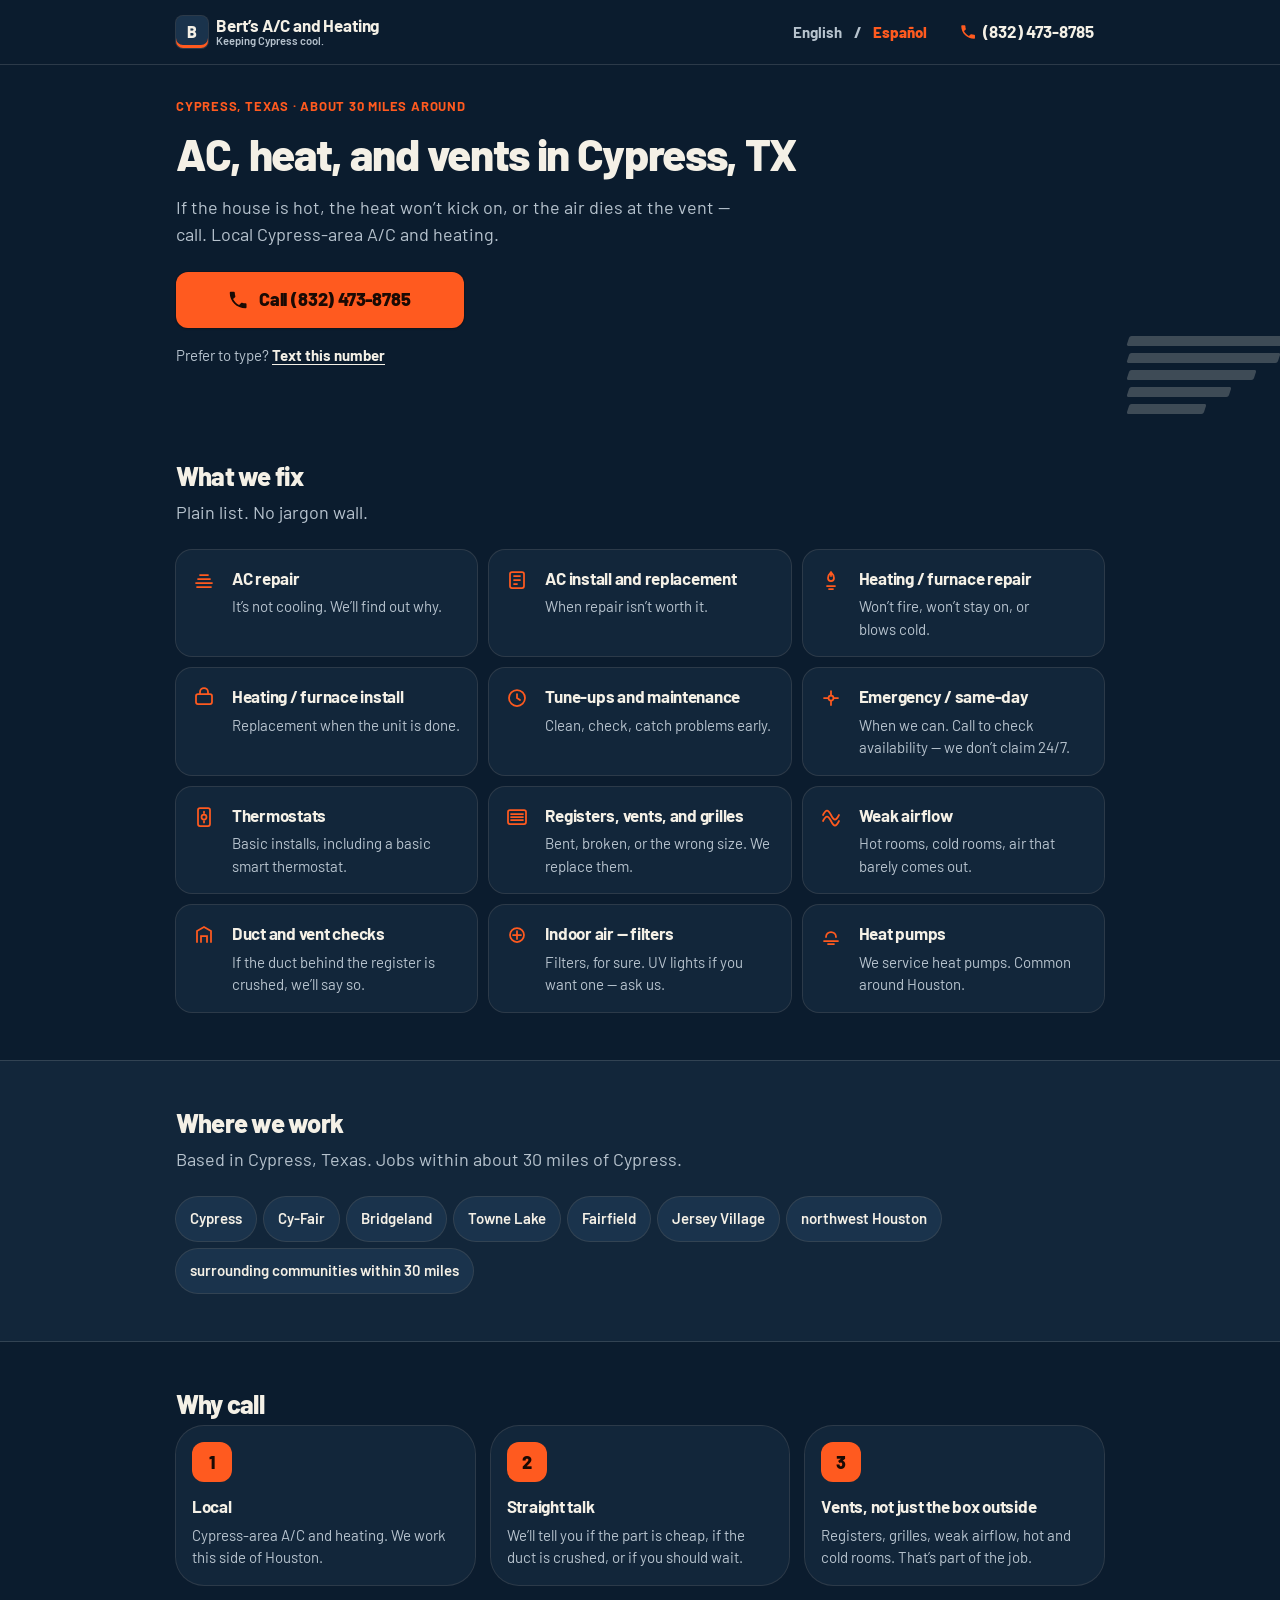
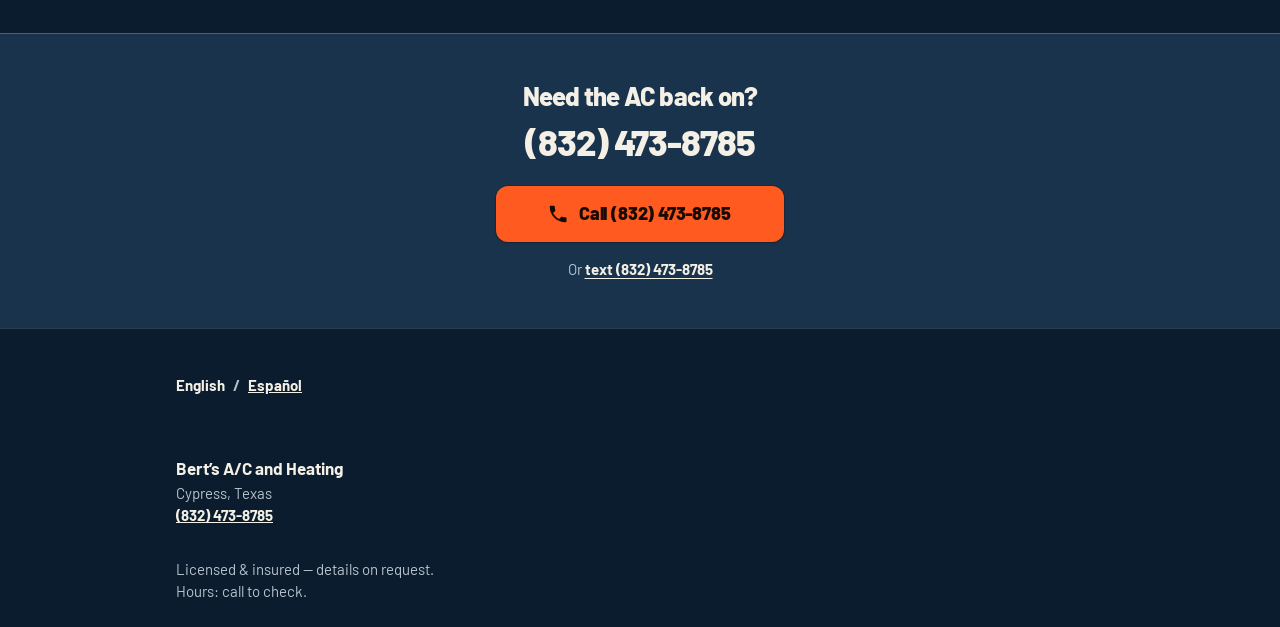
<file: index.html>
<!DOCTYPE html>
<html lang="en-US">
  <head>
    <meta charset="utf-8" />
    <meta name="viewport" content="width=device-width, initial-scale=1, viewport-fit=cover" />
    <title>Bert’s A/C and Heating — Cypress, TX</title>
    <meta
      name="description"
      content="Bert’s A/C and Heating. AC repair, heating, vents, and airflow in Cypress, Texas and about 30 miles around. Call (832) 473-8785."
    />
    <meta name="theme-color" content="#0B1C2E" />
    <link rel="canonical" href="https://keepcypresscool.com/" />
    <link rel="alternate" hreflang="en" href="https://keepcypresscool.com/" />
    <link rel="alternate" hreflang="es" href="https://keepcypresscool.com/es/" />
    <link rel="alternate" hreflang="x-default" href="https://keepcypresscool.com/" />
    <link rel="icon" type="image/svg+xml" href="./favicon.svg" />
    <link rel="apple-touch-icon" href="./favicon.svg" />
    <meta property="og:locale" content="en_US" />
    <meta property="og:locale:alternate" content="es_US" />
    <meta property="og:title" content="Bert’s A/C and Heating — Cypress, TX" />
    <meta
      property="og:description"
      content="AC, heat, and vents in Cypress and about 30 miles around. Call (832) 473-8785."
    />
    <meta property="og:url" content="https://keepcypresscool.com/" />
    <meta property="og:image" content="https://keepcypresscool.com/og.jpg" />
    <meta name="twitter:card" content="summary_large_image" />
    <link rel="preconnect" href="https://fonts.googleapis.com" />
    <link rel="preconnect" href="https://fonts.gstatic.com" crossorigin />
    <link
      href="https://fonts.googleapis.com/css2?family=Barlow:ital,wght@0,400;0,600;0,700;0,800;1,400&display=swap"
      rel="stylesheet"
    />
    <link rel="stylesheet" href="./styles.css" />
    <script type="application/ld+json">
      {
        "@context": "https://schema.org",
        "@type": "HVACBusiness",
        "name": "Bert's A/C and Heating",
        "alternateName": "Keeping Cypress cool.",
        "url": "https://keepcypresscool.com/",
        "telephone": "+18324738785",
        "image": "https://keepcypresscool.com/og.jpg",
        "address": {
          "@type": "PostalAddress",
          "addressLocality": "Cypress",
          "addressRegion": "TX",
          "addressCountry": "US"
        },
        "areaServed": [
          "Cypress TX",
          "Cy-Fair",
          "Bridgeland",
          "Towne Lake",
          "Fairfield",
          "Jersey Village",
          "northwest Houston"
        ],
        "description": "Local Cypress-area A/C and heating. AC repair and replacement, heating, vents, airflow, and thermostats. About 30 miles around Cypress, Texas."
      }
    </script>
    <!-- Google tag (gtag.js) -->
    <script async src="https://www.googletagmanager.com/gtag/js?id=G-SFMLWWDE1T"></script>
    <script>
      window.dataLayer = window.dataLayer || [];
      function gtag(){dataLayer.push(arguments);}
      gtag('js', new Date());
      gtag('config', 'G-SFMLWWDE1T');
    </script>
  </head>
  <body>
    <a class="skip" href="#main">Skip to content</a>

    <header class="site-header">
      <div class="wrap header-inner">
        <a class="brand" href="#main">
          <span class="brand-mark" aria-hidden="true">B</span>
          <span class="brand-text">
            <span class="brand-name">Bert’s A/C and Heating</span>
            <span class="brand-tag">Keeping Cypress cool.</span>
          </span>
        </a>
        <a class="header-phone" href="tel:+18324738785">
          <svg viewBox="0 0 24 24" width="18" height="18" aria-hidden="true">
            <path
              fill="currentColor"
              d="M6.6 10.8c1.4 2.8 3.8 5.1 6.6 6.6l2.2-2.2c.3-.3.7-.4 1.1-.2 1.2.4 2.5.6 3.8.6.6 0 1 .4 1 1V20c0 .6-.4 1-1 1C10.6 21 3 13.4 3 4c0-.6.4-1 1-1h3.5c.6 0 1 .4 1 1 0 1.3.2 2.6.6 3.8.1.4 0 .8-.3 1.1L6.6 10.8z"
            />
          </svg>
          (832) 473-8785
        </a>
        <nav class="lang" aria-label="Language">
          <span lang="en" aria-current="page">English</span>
          <span class="lang-sep" aria-hidden="true">/</span>
          <a href="./es/" lang="es" hreflang="es">Español</a>
        </nav>
      </div>
    </header>

    <main id="main">
      <section class="hero" aria-labelledby="hero-title">
        <div class="wrap hero-inner">
          <p class="eyebrow">Cypress, Texas · about 30 miles around</p>
          <h1 id="hero-title">AC, heat, and vents in Cypress, TX</h1>
          <p class="lede">
            If the house is hot, the heat won’t kick on, or the air dies at the vent — call.
            Local Cypress-area A/C and heating.
          </p>
          <a class="btn-call" href="tel:+18324738785">
            <svg viewBox="0 0 24 24" width="22" height="22" aria-hidden="true">
              <path
                fill="currentColor"
                d="M6.6 10.8c1.4 2.8 3.8 5.1 6.6 6.6l2.2-2.2c.3-.3.7-.4 1.1-.2 1.2.4 2.5.6 3.8.6.6 0 1 .4 1 1V20c0 .6-.4 1-1 1C10.6 21 3 13.4 3 4c0-.6.4-1 1-1h3.5c.6 0 1 .4 1 1 0 1.3.2 2.6.6 3.8.1.4 0 .8-.3 1.1L6.6 10.8z"
              />
            </svg>
            Call (832) 473-8785
          </a>
          <p class="hero-alt">
            Prefer to type? <a href="sms:+18324738785">Text this number</a>
          </p>
        </div>
        <div class="vent" aria-hidden="true">
          <span></span><span></span><span></span><span></span><span></span>
        </div>
      </section>

      <section class="section" id="services" aria-labelledby="services-title">
        <div class="wrap">
          <h2 id="services-title">What we fix</h2>
          <p class="section-lede">Plain list. No jargon wall.</p>
          <ul class="svc-grid">
            <li class="svc">
              <svg viewBox="0 0 24 24" width="24" height="24" aria-hidden="true">
                <path
                  fill="none"
                  stroke="currentColor"
                  stroke-width="1.75"
                  stroke-linecap="round"
                  d="M4 15h16M6 11h12M8 7h8M5 19h14"
                />
              </svg>
              <div>
                <h3>AC repair</h3>
                <p>It’s not cooling. We’ll find out why.</p>
              </div>
            </li>
            <li class="svc">
              <svg viewBox="0 0 24 24" width="24" height="24" aria-hidden="true">
                <rect
                  x="5"
                  y="4"
                  width="14"
                  height="16"
                  rx="2"
                  fill="none"
                  stroke="currentColor"
                  stroke-width="1.75"
                />
                <path
                  fill="none"
                  stroke="currentColor"
                  stroke-width="1.75"
                  stroke-linecap="round"
                  d="M9 8h6M9 12h6M9 16h3"
                />
              </svg>
              <div>
                <h3>AC install and replacement</h3>
                <p>When repair isn’t worth it.</p>
              </div>
            </li>
            <li class="svc">
              <svg viewBox="0 0 24 24" width="24" height="24" aria-hidden="true">
                <path
                  fill="none"
                  stroke="currentColor"
                  stroke-width="1.75"
                  stroke-linecap="round"
                  d="M12 4v4M12 4c2 2 3 4 3 6a3 3 0 1 1-6 0c0-2 1-4 3-6zM8 18h8M10 21h4"
                />
              </svg>
              <div>
                <h3>Heating / furnace repair</h3>
                <p>Won’t fire, won’t stay on, or blows cold.</p>
              </div>
            </li>
            <li class="svc">
              <svg viewBox="0 0 24 24" width="24" height="24" aria-hidden="true">
                <rect
                  x="4"
                  y="8"
                  width="16"
                  height="10"
                  rx="2"
                  fill="none"
                  stroke="currentColor"
                  stroke-width="1.75"
                />
                <path
                  fill="none"
                  stroke="currentColor"
                  stroke-width="1.75"
                  stroke-linecap="round"
                  d="M8 8V6a4 4 0 0 1 8 0v2"
                />
              </svg>
              <div>
                <h3>Heating / furnace install</h3>
                <p>Replacement when the unit is done.</p>
              </div>
            </li>
            <li class="svc">
              <svg viewBox="0 0 24 24" width="24" height="24" aria-hidden="true">
                <circle
                  cx="12"
                  cy="12"
                  r="8"
                  fill="none"
                  stroke="currentColor"
                  stroke-width="1.75"
                />
                <path
                  fill="none"
                  stroke="currentColor"
                  stroke-width="1.75"
                  stroke-linecap="round"
                  d="M12 8v4l3 2"
                />
              </svg>
              <div>
                <h3>Tune-ups and maintenance</h3>
                <p>Clean, check, catch problems early.</p>
              </div>
            </li>
            <li class="svc">
              <svg viewBox="0 0 24 24" width="24" height="24" aria-hidden="true">
                <path
                  fill="none"
                  stroke="currentColor"
                  stroke-width="1.75"
                  stroke-linecap="round"
                  d="M12 5v4M12 15v4M5 12h4M15 12h4"
                />
                <circle
                  cx="12"
                  cy="12"
                  r="2.5"
                  fill="none"
                  stroke="currentColor"
                  stroke-width="1.75"
                />
              </svg>
              <div>
                <h3>Emergency / same-day</h3>
                <p>When we can. Call to check availability — we don’t claim 24/7.</p>
              </div>
            </li>
            <li class="svc">
              <svg viewBox="0 0 24 24" width="24" height="24" aria-hidden="true">
                <rect
                  x="6"
                  y="3"
                  width="12"
                  height="18"
                  rx="2"
                  fill="none"
                  stroke="currentColor"
                  stroke-width="1.75"
                />
                <circle
                  cx="12"
                  cy="12"
                  r="2.5"
                  fill="none"
                  stroke="currentColor"
                  stroke-width="1.75"
                />
                <path
                  fill="none"
                  stroke="currentColor"
                  stroke-width="1.75"
                  stroke-linecap="round"
                  d="M12 6.5v1.5M12 16v1.5"
                />
              </svg>
              <div>
                <h3>Thermostats</h3>
                <p>Basic installs, including a basic smart thermostat.</p>
              </div>
            </li>
            <li class="svc">
              <svg viewBox="0 0 24 24" width="24" height="24" aria-hidden="true">
                <rect
                  x="3"
                  y="5"
                  width="18"
                  height="14"
                  rx="2"
                  fill="none"
                  stroke="currentColor"
                  stroke-width="1.75"
                />
                <path
                  fill="none"
                  stroke="currentColor"
                  stroke-width="1.75"
                  stroke-linecap="round"
                  d="M6 9h12M6 12h12M6 15h12"
                />
              </svg>
              <div>
                <h3>Registers, vents, and grilles</h3>
                <p>Bent, broken, or the wrong size. We replace them.</p>
              </div>
            </li>
            <li class="svc">
              <svg viewBox="0 0 24 24" width="24" height="24" aria-hidden="true">
                <path
                  fill="none"
                  stroke="currentColor"
                  stroke-width="1.75"
                  stroke-linecap="round"
                  d="M4 16c3-6 5-6 8 0s5 6 8 0"
                />
                <path
                  fill="none"
                  stroke="currentColor"
                  stroke-width="1.75"
                  stroke-linecap="round"
                  d="M4 10c3-6 5-6 8 0s5 6 8 0"
                />
              </svg>
              <div>
                <h3>Weak airflow</h3>
                <p>Hot rooms, cold rooms, air that barely comes out.</p>
              </div>
            </li>
            <li class="svc">
              <svg viewBox="0 0 24 24" width="24" height="24" aria-hidden="true">
                <path
                  fill="none"
                  stroke="currentColor"
                  stroke-width="1.75"
                  stroke-linecap="round"
                  d="M5 19V8l7-4 7 4v11"
                />
                <path
                  fill="none"
                  stroke="currentColor"
                  stroke-width="1.75"
                  stroke-linecap="round"
                  d="M9 19v-6h6v6"
                />
              </svg>
              <div>
                <h3>Duct and vent checks</h3>
                <p>If the duct behind the register is crushed, we’ll say so.</p>
              </div>
            </li>
            <li class="svc">
              <svg viewBox="0 0 24 24" width="24" height="24" aria-hidden="true">
                <circle
                  cx="12"
                  cy="12"
                  r="7"
                  fill="none"
                  stroke="currentColor"
                  stroke-width="1.75"
                />
                <path
                  fill="none"
                  stroke="currentColor"
                  stroke-width="1.75"
                  stroke-linecap="round"
                  d="M12 8v8M8 12h8"
                />
              </svg>
              <div>
                <h3>Indoor air — filters</h3>
                <p>Filters, for sure. UV lights if you want one — ask us.</p>
              </div>
            </li>
            <li class="svc">
              <svg viewBox="0 0 24 24" width="24" height="24" aria-hidden="true">
                <path
                  fill="none"
                  stroke="currentColor"
                  stroke-width="1.75"
                  stroke-linecap="round"
                  d="M7 14a5 5 0 1 1 10 0M5 18h14M9 21h6"
                />
              </svg>
              <div>
                <h3>Heat pumps</h3>
                <p>We service heat pumps. Common around Houston.</p>
              </div>
            </li>
          </ul>
        </div>
      </section>

      <section class="section section-alt" id="area" aria-labelledby="area-title">
        <div class="wrap">
          <h2 id="area-title">Where we work</h2>
          <p class="section-lede">
            Based in Cypress, Texas. Jobs within about 30 miles of Cypress.
          </p>
          <ul class="places">
            <li>Cypress</li>
            <li>Cy-Fair</li>
            <li>Bridgeland</li>
            <li>Towne Lake</li>
            <li>Fairfield</li>
            <li>Jersey Village</li>
            <li>northwest Houston</li>
            <li>surrounding communities within 30 miles</li>
          </ul>
        </div>
      </section>

      <section class="section" id="why" aria-labelledby="why-title">
        <div class="wrap">
          <h2 id="why-title">Why call</h2>
          <ol class="why">
            <li>
              <span class="why-n">1</span>
              <div>
                <h3>Local</h3>
                <p>Cypress-area A/C and heating. We work this side of Houston.</p>
              </div>
            </li>
            <li>
              <span class="why-n">2</span>
              <div>
                <h3>Straight talk</h3>
                <p>
                  We’ll tell you if the part is cheap, if the duct is crushed, or if you should
                  wait.
                </p>
              </div>
            </li>
            <li>
              <span class="why-n">3</span>
              <div>
                <h3>Vents, not just the box outside</h3>
                <p>
                  Registers, grilles, weak airflow, hot and cold rooms. That’s part of the job.
                </p>
              </div>
            </li>
          </ol>
        </div>
      </section>

      <section class="final" id="call" aria-labelledby="final-title">
        <div class="wrap final-inner">
          <h2 id="final-title">Need the AC back on?</h2>
          <p class="final-number">
            <a href="tel:+18324738785">(832) 473-8785</a>
          </p>
          <a class="btn-call" href="tel:+18324738785">
            <svg viewBox="0 0 24 24" width="22" height="22" aria-hidden="true">
              <path
                fill="currentColor"
                d="M6.6 10.8c1.4 2.8 3.8 5.1 6.6 6.6l2.2-2.2c.3-.3.7-.4 1.1-.2 1.2.4 2.5.6 3.8.6.6 0 1 .4 1 1V20c0 .6-.4 1-1 1C10.6 21 3 13.4 3 4c0-.6.4-1 1-1h3.5c.6 0 1 .4 1 1 0 1.3.2 2.6.6 3.8.1.4 0 .8-.3 1.1L6.6 10.8z"
              />
            </svg>
            Call (832) 473-8785
          </a>
          <p class="hero-alt">
            Or <a href="sms:+18324738785">text (832) 473-8785</a>
          </p>
        </div>
      </section>
    </main>

    <footer class="site-footer">
      <div class="wrap footer-inner">
        <p class="footer-lang">
          <span lang="en" aria-current="page">English</span>
          <span aria-hidden="true">/</span>
          <a href="./es/" lang="es" hreflang="es">Español</a>
        </p>
        <p>
          <strong>Bert’s A/C and Heating</strong><br />
          Cypress, Texas<br />
          <a href="tel:+18324738785">(832) 473-8785</a>
        </p>
        <p class="footer-meta">
          Licensed & insured — details on request.<br />
          Hours: call to check. <!-- TODO: post actual hours -->
        </p>
      </div>
    </footer>

    <div class="sticky-call" role="region" aria-label="Call Bert’s A/C and Heating">
      <a class="btn-call btn-sticky" href="tel:+18324738785">
        <svg viewBox="0 0 24 24" width="20" height="20" aria-hidden="true">
          <path
            fill="currentColor"
            d="M6.6 10.8c1.4 2.8 3.8 5.1 6.6 6.6l2.2-2.2c.3-.3.7-.4 1.1-.2 1.2.4 2.5.6 3.8.6.6 0 1 .4 1 1V20c0 .6-.4 1-1 1C10.6 21 3 13.4 3 4c0-.6.4-1 1-1h3.5c.6 0 1 .4 1 1 0 1.3.2 2.6.6 3.8.1.4 0 .8-.3 1.1L6.6 10.8z"
          />
        </svg>
        Call (832) 473-8785
      </a>
    </div>
  </body>
</html>
</file>
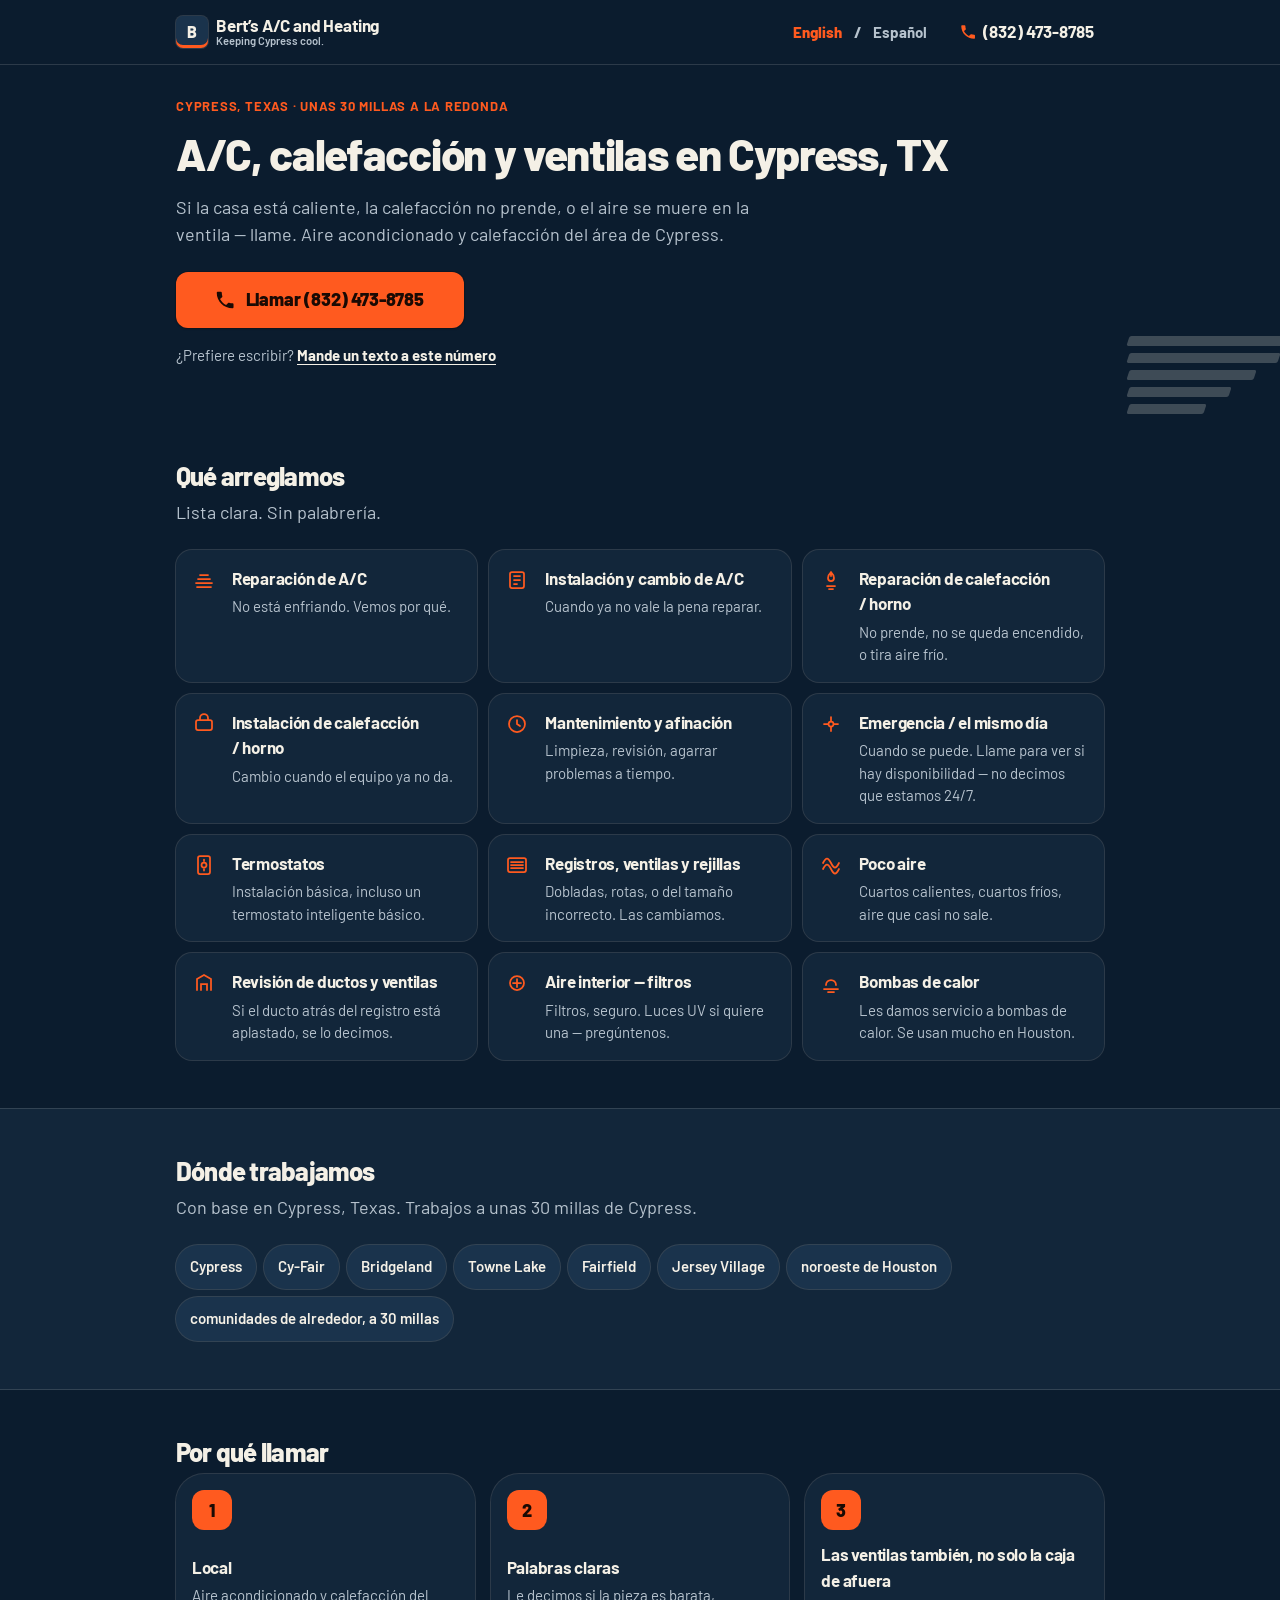
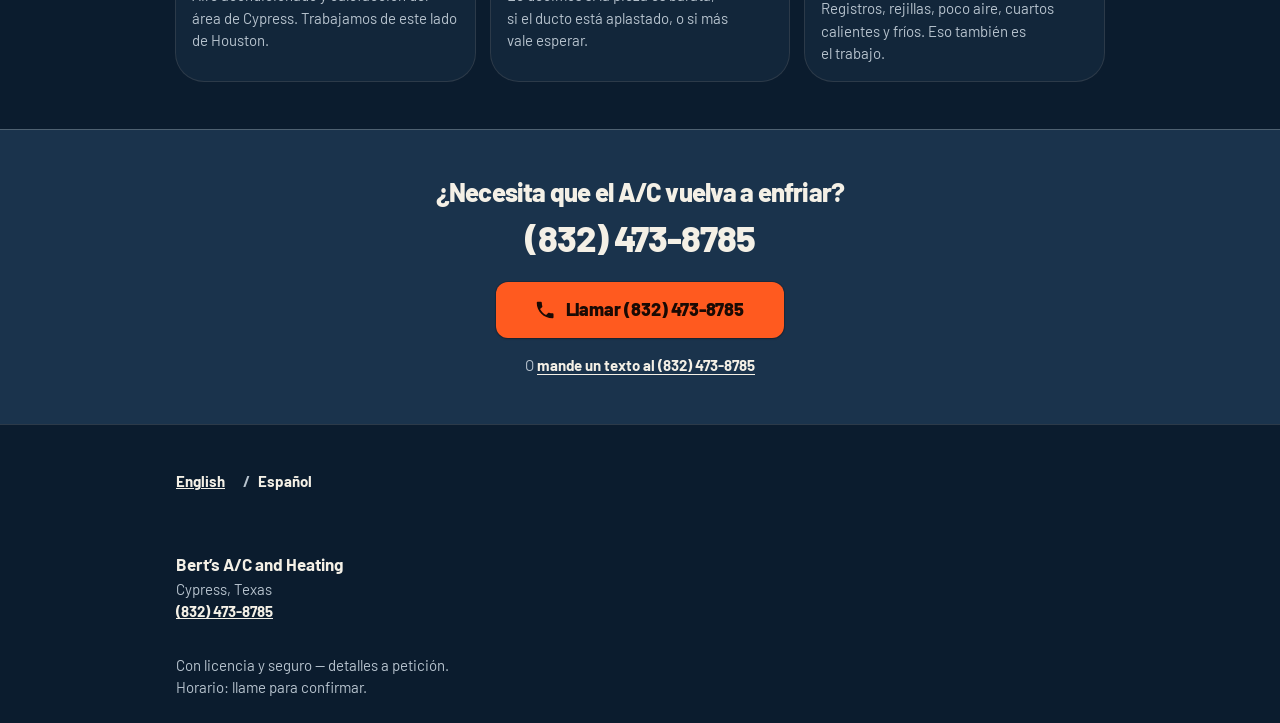
<file: es/index.html>
<!DOCTYPE html>
<html lang="es-US">
  <head>
    <meta charset="utf-8" />
    <meta name="viewport" content="width=device-width, initial-scale=1, viewport-fit=cover" />
    <title>Bert’s A/C and Heating — Cypress, TX</title>
    <meta
      name="description"
      content="Bert’s A/C and Heating. Reparación de A/C, calefacción, ventilas y flujo de aire en Cypress, Texas y unas 30 millas a la redonda. Llame al (832) 473-8785."
    />
    <meta name="theme-color" content="#0B1C2E" />
    <link rel="canonical" href="https://keepcypresscool.com/es/" />
    <link rel="alternate" hreflang="en" href="https://keepcypresscool.com/" />
    <link rel="alternate" hreflang="es" href="https://keepcypresscool.com/es/" />
    <link rel="alternate" hreflang="x-default" href="https://keepcypresscool.com/" />
    <link rel="icon" type="image/svg+xml" href="../favicon.svg" />
    <link rel="apple-touch-icon" href="../favicon.svg" />
    <meta property="og:locale" content="es_US" />
    <meta property="og:locale:alternate" content="en_US" />
    <meta property="og:type" content="website" />
    <meta property="og:title" content="Bert’s A/C and Heating — Cypress, TX" />
    <meta
      property="og:description"
      content="A/C, calefacción y ventilas en Cypress y unas 30 millas a la redonda. Llame al (832) 473-8785."
    />
    <meta property="og:url" content="https://keepcypresscool.com/es/" />
    <meta property="og:image" content="https://keepcypresscool.com/og.jpg" />
    <meta name="twitter:card" content="summary_large_image" />
    <link rel="preconnect" href="https://fonts.googleapis.com" />
    <link rel="preconnect" href="https://fonts.gstatic.com" crossorigin />
    <link
      href="https://fonts.googleapis.com/css2?family=Barlow:ital,wght@0,400;0,600;0,700;0,800;1,400&display=swap"
      rel="stylesheet"
    />
    <link rel="stylesheet" href="../styles.css" />
    <script type="application/ld+json">
      {
        "@context": "https://schema.org",
        "@type": "HVACBusiness",
        "name": "Bert's A/C and Heating",
        "alternateName": "Keeping Cypress cool.",
        "url": "https://keepcypresscool.com/es/",
        "telephone": "+18324738785",
        "inLanguage": "es-US",
        "image": "https://keepcypresscool.com/og.jpg",
        "address": {
          "@type": "PostalAddress",
          "addressLocality": "Cypress",
          "addressRegion": "TX",
          "addressCountry": "US"
        },
        "areaServed": [
          "Cypress TX",
          "Cy-Fair",
          "Bridgeland",
          "Towne Lake",
          "Fairfield",
          "Jersey Village",
          "northwest Houston"
        ],
        "description": "Aire acondicionado y calefacción del área de Cypress. Reparación y cambio de A/C, calefacción, ventilas, flujo de aire y termostatos. Unas 30 millas alrededor de Cypress, Texas."
      }
    </script>
    <!-- Google tag (gtag.js) -->
    <script async src="https://www.googletagmanager.com/gtag/js?id=G-SFMLWWDE1T"></script>
    <script>
      window.dataLayer = window.dataLayer || [];
      function gtag(){dataLayer.push(arguments);}
      gtag('js', new Date());
      gtag('config', 'G-SFMLWWDE1T');
    </script>
  </head>
  <body>
    <a class="skip" href="#main">Saltar al contenido</a>

    <header class="site-header">
      <div class="wrap header-inner">
        <a class="brand" href="#main">
          <span class="brand-mark" aria-hidden="true">B</span>
          <span class="brand-text">
            <span class="brand-name">Bert’s A/C and Heating</span>
            <span class="brand-tag">Keeping Cypress cool.</span>
          </span>
        </a>
        <a class="header-phone" href="tel:+18324738785">
          <svg viewBox="0 0 24 24" width="18" height="18" aria-hidden="true">
            <path
              fill="currentColor"
              d="M6.6 10.8c1.4 2.8 3.8 5.1 6.6 6.6l2.2-2.2c.3-.3.7-.4 1.1-.2 1.2.4 2.5.6 3.8.6.6 0 1 .4 1 1V20c0 .6-.4 1-1 1C10.6 21 3 13.4 3 4c0-.6.4-1 1-1h3.5c.6 0 1 .4 1 1 0 1.3.2 2.6.6 3.8.1.4 0 .8-.3 1.1L6.6 10.8z"
            />
          </svg>
          (832) 473-8785
        </a>
        <nav class="lang" aria-label="Idioma">
          <a href="../" lang="en" hreflang="en">English</a>
          <span class="lang-sep" aria-hidden="true">/</span>
          <span lang="es" aria-current="page">Español</span>
        </nav>
      </div>
    </header>

    <main id="main">
      <section class="hero" aria-labelledby="hero-title">
        <div class="wrap hero-inner">
          <p class="eyebrow">Cypress, Texas · unas 30 millas a la redonda</p>
          <h1 id="hero-title">A/C, calefacción y ventilas en Cypress, TX</h1>
          <p class="lede">
            Si la casa está caliente, la calefacción no prende, o el aire se muere en la ventila —
            llame. Aire acondicionado y calefacción del área de Cypress.
          </p>
          <a class="btn-call" href="tel:+18324738785">
            <svg viewBox="0 0 24 24" width="22" height="22" aria-hidden="true">
              <path
                fill="currentColor"
                d="M6.6 10.8c1.4 2.8 3.8 5.1 6.6 6.6l2.2-2.2c.3-.3.7-.4 1.1-.2 1.2.4 2.5.6 3.8.6.6 0 1 .4 1 1V20c0 .6-.4 1-1 1C10.6 21 3 13.4 3 4c0-.6.4-1 1-1h3.5c.6 0 1 .4 1 1 0 1.3.2 2.6.6 3.8.1.4 0 .8-.3 1.1L6.6 10.8z"
              />
            </svg>
            Llamar (832) 473-8785
          </a>
          <p class="hero-alt">
            ¿Prefiere escribir? <a href="sms:+18324738785">Mande un texto a este número</a>
          </p>
        </div>
        <div class="vent" aria-hidden="true">
          <span></span><span></span><span></span><span></span><span></span>
        </div>
      </section>

      <section class="section" id="services" aria-labelledby="services-title">
        <div class="wrap">
          <h2 id="services-title">Qué arreglamos</h2>
          <p class="section-lede">Lista clara. Sin palabrería.</p>
          <ul class="svc-grid">
            <li class="svc">
              <svg viewBox="0 0 24 24" width="24" height="24" aria-hidden="true">
                <path
                  fill="none"
                  stroke="currentColor"
                  stroke-width="1.75"
                  stroke-linecap="round"
                  d="M4 15h16M6 11h12M8 7h8M5 19h14"
                />
              </svg>
              <div>
                <h3>Reparación de A/C</h3>
                <p>No está enfriando. Vemos por qué.</p>
              </div>
            </li>
            <li class="svc">
              <svg viewBox="0 0 24 24" width="24" height="24" aria-hidden="true">
                <rect
                  x="5"
                  y="4"
                  width="14"
                  height="16"
                  rx="2"
                  fill="none"
                  stroke="currentColor"
                  stroke-width="1.75"
                />
                <path
                  fill="none"
                  stroke="currentColor"
                  stroke-width="1.75"
                  stroke-linecap="round"
                  d="M9 8h6M9 12h6M9 16h3"
                />
              </svg>
              <div>
                <h3>Instalación y cambio de A/C</h3>
                <p>Cuando ya no vale la pena reparar.</p>
              </div>
            </li>
            <li class="svc">
              <svg viewBox="0 0 24 24" width="24" height="24" aria-hidden="true">
                <path
                  fill="none"
                  stroke="currentColor"
                  stroke-width="1.75"
                  stroke-linecap="round"
                  d="M12 4v4M12 4c2 2 3 4 3 6a3 3 0 1 1-6 0c0-2 1-4 3-6zM8 18h8M10 21h4"
                />
              </svg>
              <div>
                <h3>Reparación de calefacción / horno</h3>
                <p>No prende, no se queda encendido, o tira aire frío.</p>
              </div>
            </li>
            <li class="svc">
              <svg viewBox="0 0 24 24" width="24" height="24" aria-hidden="true">
                <rect
                  x="4"
                  y="8"
                  width="16"
                  height="10"
                  rx="2"
                  fill="none"
                  stroke="currentColor"
                  stroke-width="1.75"
                />
                <path
                  fill="none"
                  stroke="currentColor"
                  stroke-width="1.75"
                  stroke-linecap="round"
                  d="M8 8V6a4 4 0 0 1 8 0v2"
                />
              </svg>
              <div>
                <h3>Instalación de calefacción / horno</h3>
                <p>Cambio cuando el equipo ya no da.</p>
              </div>
            </li>
            <li class="svc">
              <svg viewBox="0 0 24 24" width="24" height="24" aria-hidden="true">
                <circle
                  cx="12"
                  cy="12"
                  r="8"
                  fill="none"
                  stroke="currentColor"
                  stroke-width="1.75"
                />
                <path
                  fill="none"
                  stroke="currentColor"
                  stroke-width="1.75"
                  stroke-linecap="round"
                  d="M12 8v4l3 2"
                />
              </svg>
              <div>
                <h3>Mantenimiento y afinación</h3>
                <p>Limpieza, revisión, agarrar problemas a tiempo.</p>
              </div>
            </li>
            <li class="svc">
              <svg viewBox="0 0 24 24" width="24" height="24" aria-hidden="true">
                <path
                  fill="none"
                  stroke="currentColor"
                  stroke-width="1.75"
                  stroke-linecap="round"
                  d="M12 5v4M12 15v4M5 12h4M15 12h4"
                />
                <circle
                  cx="12"
                  cy="12"
                  r="2.5"
                  fill="none"
                  stroke="currentColor"
                  stroke-width="1.75"
                />
              </svg>
              <div>
                <h3>Emergencia / el mismo día</h3>
                <p>Cuando se puede. Llame para ver si hay disponibilidad — no decimos que estamos 24/7.</p>
              </div>
            </li>
            <li class="svc">
              <svg viewBox="0 0 24 24" width="24" height="24" aria-hidden="true">
                <rect
                  x="6"
                  y="3"
                  width="12"
                  height="18"
                  rx="2"
                  fill="none"
                  stroke="currentColor"
                  stroke-width="1.75"
                />
                <circle
                  cx="12"
                  cy="12"
                  r="2.5"
                  fill="none"
                  stroke="currentColor"
                  stroke-width="1.75"
                />
                <path
                  fill="none"
                  stroke="currentColor"
                  stroke-width="1.75"
                  stroke-linecap="round"
                  d="M12 6.5v1.5M12 16v1.5"
                />
              </svg>
              <div>
                <h3>Termostatos</h3>
                <p>Instalación básica, incluso un termostato inteligente básico.</p>
              </div>
            </li>
            <li class="svc">
              <svg viewBox="0 0 24 24" width="24" height="24" aria-hidden="true">
                <rect
                  x="3"
                  y="5"
                  width="18"
                  height="14"
                  rx="2"
                  fill="none"
                  stroke="currentColor"
                  stroke-width="1.75"
                />
                <path
                  fill="none"
                  stroke="currentColor"
                  stroke-width="1.75"
                  stroke-linecap="round"
                  d="M6 9h12M6 12h12M6 15h12"
                />
              </svg>
              <div>
                <h3>Registros, ventilas y rejillas</h3>
                <p>Dobladas, rotas, o del tamaño incorrecto. Las cambiamos.</p>
              </div>
            </li>
            <li class="svc">
              <svg viewBox="0 0 24 24" width="24" height="24" aria-hidden="true">
                <path
                  fill="none"
                  stroke="currentColor"
                  stroke-width="1.75"
                  stroke-linecap="round"
                  d="M4 16c3-6 5-6 8 0s5 6 8 0"
                />
                <path
                  fill="none"
                  stroke="currentColor"
                  stroke-width="1.75"
                  stroke-linecap="round"
                  d="M4 10c3-6 5-6 8 0s5 6 8 0"
                />
              </svg>
              <div>
                <h3>Poco aire</h3>
                <p>Cuartos calientes, cuartos fríos, aire que casi no sale.</p>
              </div>
            </li>
            <li class="svc">
              <svg viewBox="0 0 24 24" width="24" height="24" aria-hidden="true">
                <path
                  fill="none"
                  stroke="currentColor"
                  stroke-width="1.75"
                  stroke-linecap="round"
                  d="M5 19V8l7-4 7 4v11"
                />
                <path
                  fill="none"
                  stroke="currentColor"
                  stroke-width="1.75"
                  stroke-linecap="round"
                  d="M9 19v-6h6v6"
                />
              </svg>
              <div>
                <h3>Revisión de ductos y ventilas</h3>
                <p>Si el ducto atrás del registro está aplastado, se lo decimos.</p>
              </div>
            </li>
            <li class="svc">
              <svg viewBox="0 0 24 24" width="24" height="24" aria-hidden="true">
                <circle
                  cx="12"
                  cy="12"
                  r="7"
                  fill="none"
                  stroke="currentColor"
                  stroke-width="1.75"
                />
                <path
                  fill="none"
                  stroke="currentColor"
                  stroke-width="1.75"
                  stroke-linecap="round"
                  d="M12 8v8M8 12h8"
                />
              </svg>
              <div>
                <h3>Aire interior — filtros</h3>
                <p>Filtros, seguro. Luces UV si quiere una — pregúntenos.</p>
              </div>
            </li>
            <li class="svc">
              <svg viewBox="0 0 24 24" width="24" height="24" aria-hidden="true">
                <path
                  fill="none"
                  stroke="currentColor"
                  stroke-width="1.75"
                  stroke-linecap="round"
                  d="M7 14a5 5 0 1 1 10 0M5 18h14M9 21h6"
                />
              </svg>
              <div>
                <h3>Bombas de calor</h3>
                <p>Les damos servicio a bombas de calor. Se usan mucho en Houston.</p>
              </div>
            </li>
          </ul>
        </div>
      </section>

      <section class="section section-alt" id="area" aria-labelledby="area-title">
        <div class="wrap">
          <h2 id="area-title">Dónde trabajamos</h2>
          <p class="section-lede">
            Con base en Cypress, Texas. Trabajos a unas 30 millas de Cypress.
          </p>
          <ul class="places">
            <li>Cypress</li>
            <li>Cy-Fair</li>
            <li>Bridgeland</li>
            <li>Towne Lake</li>
            <li>Fairfield</li>
            <li>Jersey Village</li>
            <li>noroeste de Houston</li>
            <li>comunidades de alrededor, a 30 millas</li>
          </ul>
        </div>
      </section>

      <section class="section" id="why" aria-labelledby="why-title">
        <div class="wrap">
          <h2 id="why-title">Por qué llamar</h2>
          <ol class="why">
            <li>
              <span class="why-n">1</span>
              <div>
                <h3>Local</h3>
                <p>Aire acondicionado y calefacción del área de Cypress. Trabajamos de este lado de Houston.</p>
              </div>
            </li>
            <li>
              <span class="why-n">2</span>
              <div>
                <h3>Palabras claras</h3>
                <p>
                  Le decimos si la pieza es barata, si el ducto está aplastado, o si más vale esperar.
                </p>
              </div>
            </li>
            <li>
              <span class="why-n">3</span>
              <div>
                <h3>Las ventilas también, no solo la caja de afuera</h3>
                <p>
                  Registros, rejillas, poco aire, cuartos calientes y fríos. Eso también es el trabajo.
                </p>
              </div>
            </li>
          </ol>
        </div>
      </section>

      <section class="final" id="call" aria-labelledby="final-title">
        <div class="wrap final-inner">
          <h2 id="final-title">¿Necesita que el A/C vuelva a enfriar?</h2>
          <p class="final-number">
            <a href="tel:+18324738785">(832) 473-8785</a>
          </p>
          <a class="btn-call" href="tel:+18324738785">
            <svg viewBox="0 0 24 24" width="22" height="22" aria-hidden="true">
              <path
                fill="currentColor"
                d="M6.6 10.8c1.4 2.8 3.8 5.1 6.6 6.6l2.2-2.2c.3-.3.7-.4 1.1-.2 1.2.4 2.5.6 3.8.6.6 0 1 .4 1 1V20c0 .6-.4 1-1 1C10.6 21 3 13.4 3 4c0-.6.4-1 1-1h3.5c.6 0 1 .4 1 1 0 1.3.2 2.6.6 3.8.1.4 0 .8-.3 1.1L6.6 10.8z"
              />
            </svg>
            Llamar (832) 473-8785
          </a>
          <p class="hero-alt">
            O <a href="sms:+18324738785">mande un texto al (832) 473-8785</a>
          </p>
        </div>
      </section>
    </main>

    <footer class="site-footer">
      <div class="wrap footer-inner">
        <p class="footer-lang">
          <a href="../" lang="en" hreflang="en">English</a>
          <span aria-hidden="true">/</span>
          <span lang="es" aria-current="page">Español</span>
        </p>
        <p>
          <strong>Bert’s A/C and Heating</strong><br />
          Cypress, Texas<br />
          <a href="tel:+18324738785">(832) 473-8785</a>
        </p>
        <p class="footer-meta">
          Con licencia y seguro — detalles a petición.<br />
          Horario: llame para confirmar.
        </p>
      </div>
    </footer>

    <div class="sticky-call" role="region" aria-label="Llamar a Bert’s A/C and Heating">
      <a class="btn-call btn-sticky" href="tel:+18324738785">
        <svg viewBox="0 0 24 24" width="20" height="20" aria-hidden="true">
          <path
            fill="currentColor"
            d="M6.6 10.8c1.4 2.8 3.8 5.1 6.6 6.6l2.2-2.2c.3-.3.7-.4 1.1-.2 1.2.4 2.5.6 3.8.6.6 0 1 .4 1 1V20c0 .6-.4 1-1 1C10.6 21 3 13.4 3 4c0-.6.4-1 1-1h3.5c.6 0 1 .4 1 1 0 1.3.2 2.6.6 3.8.1.4 0 .8-.3 1.1L6.6 10.8z"
          />
        </svg>
        Llamar (832) 473-8785
      </a>
    </div>
  </body>
</html>
</file>
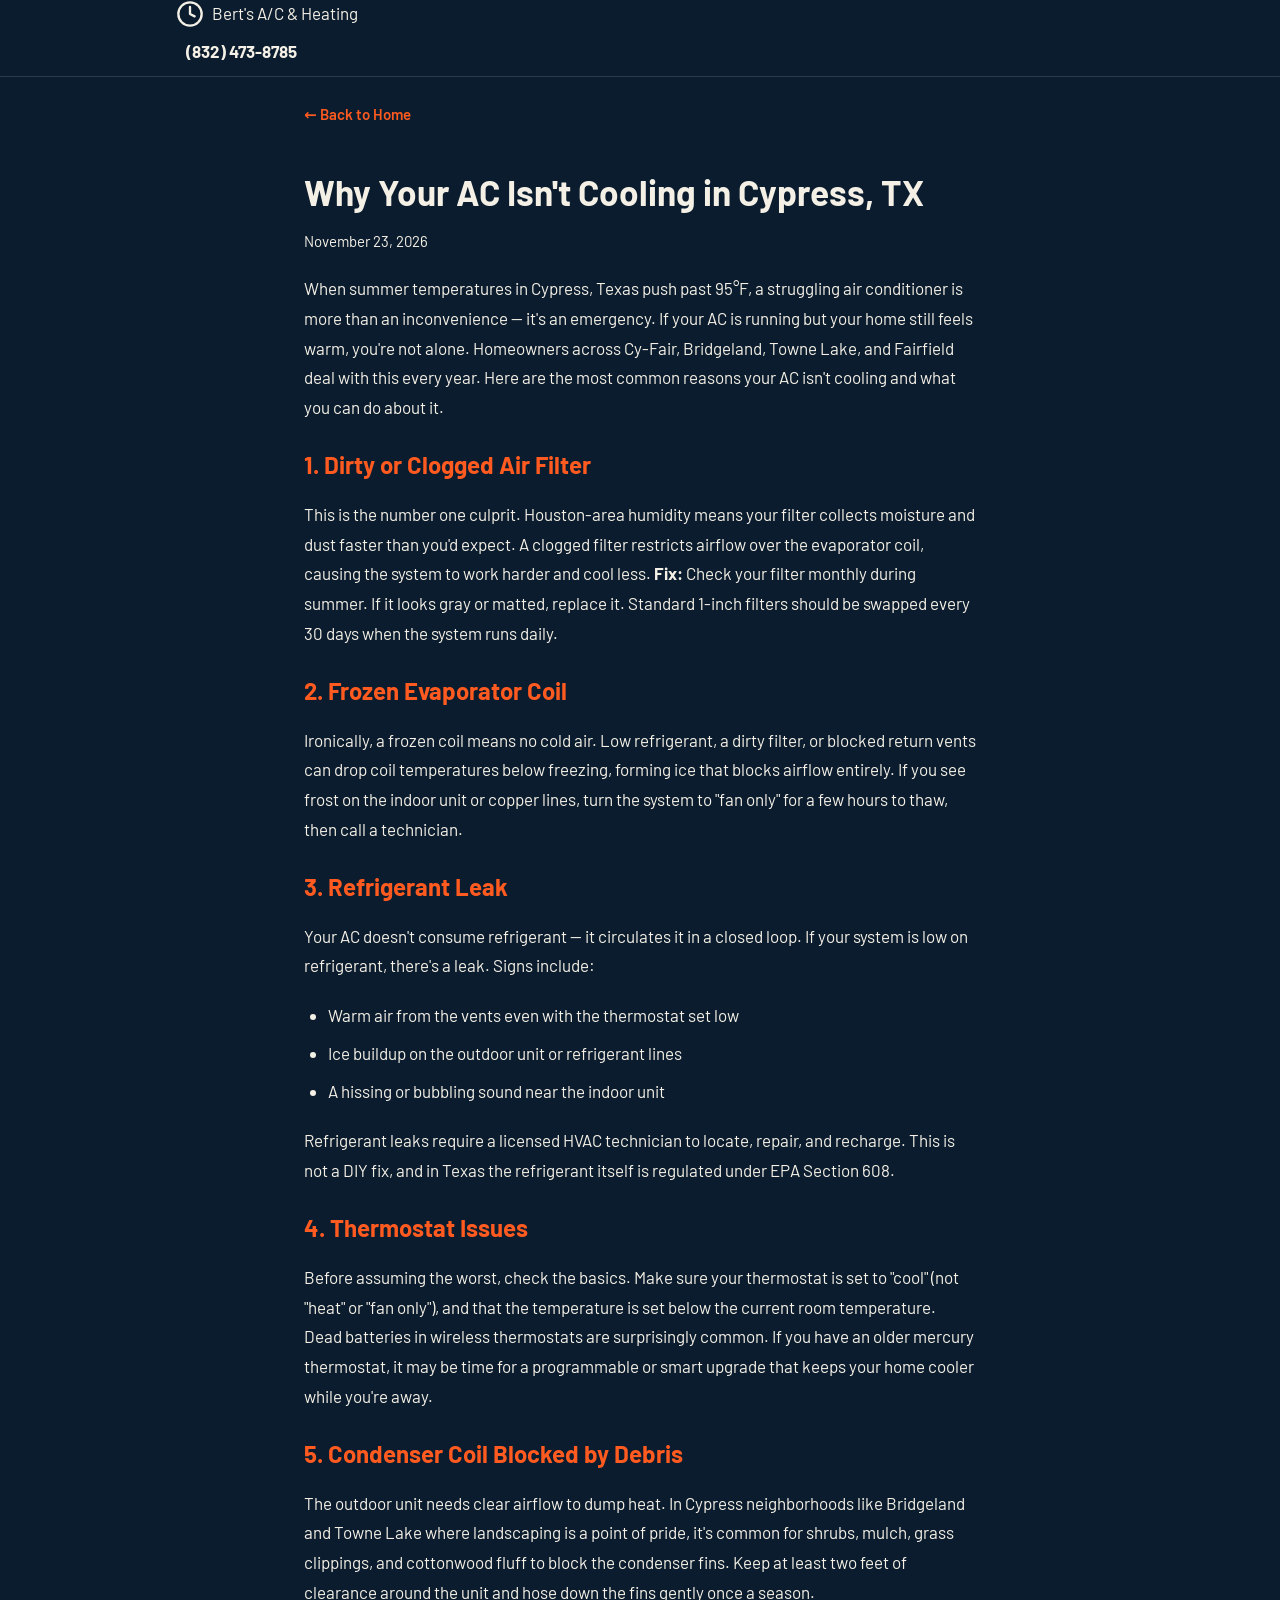
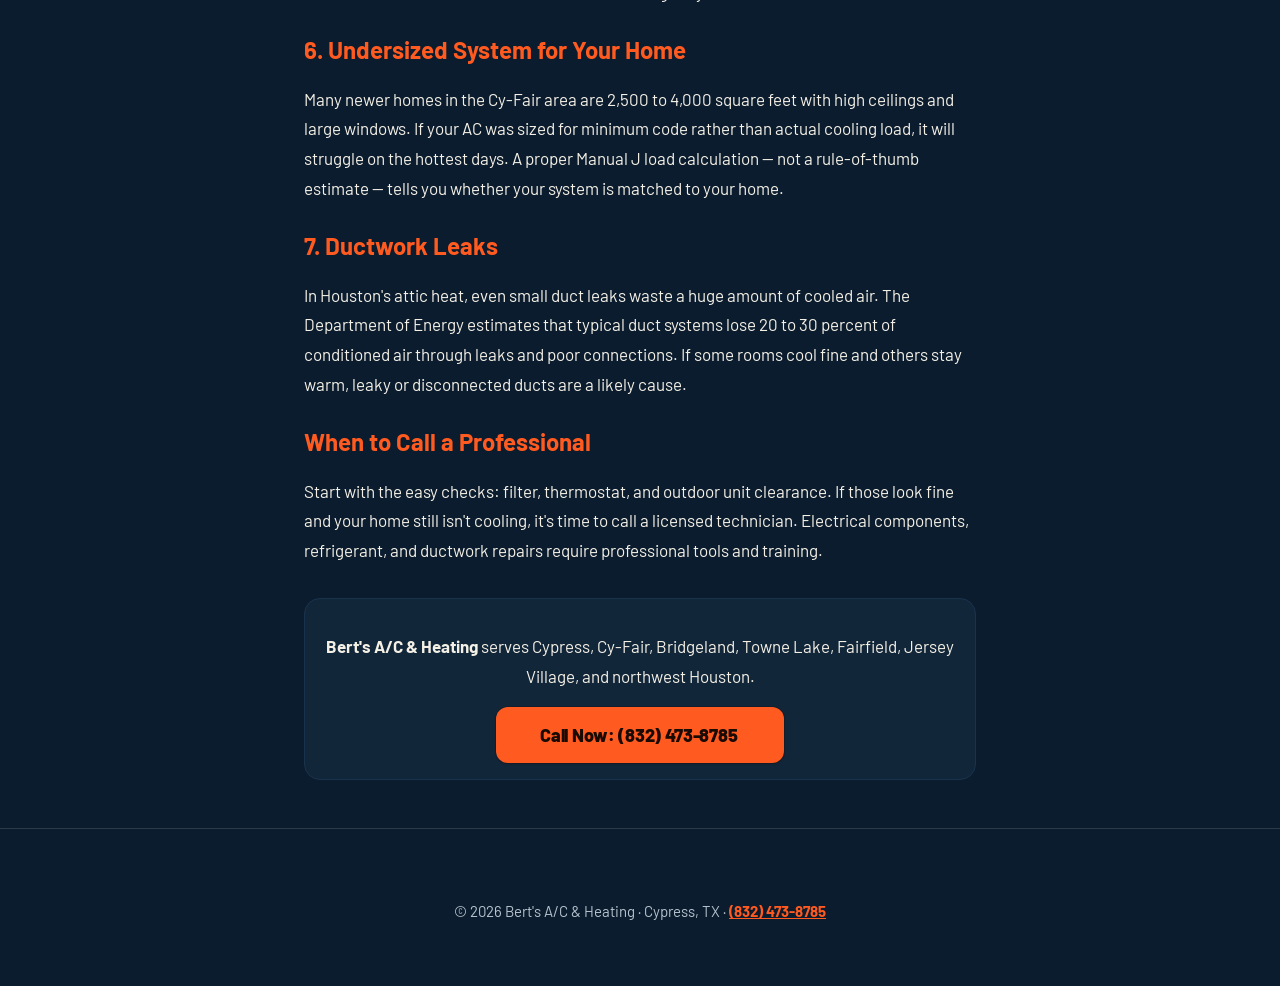
<file: blog/ac-not-cooling-cypress-tx/index.html>
<!DOCTYPE html>
<html lang="en">
<head>
  <meta charset="UTF-8">
  <meta name="viewport" content="width=device-width, initial-scale=1.0">
  <title>Why Your AC Isn't Cooling in Cypress, TX — Bert's A/C and Heating</title>
  <meta name="description" content="AC not cooling your Cypress, TX home? Learn the top reasons your air conditioner stops blowing cold air and when to call a licensed HVAC technician in the Cy-Fair area.">
  <link rel="canonical" href="https://keepcypresscool.com/blog/ac-not-cooling-cypress-tx/">
  <link rel="icon" href="/favicon.svg" type="image/svg+xml">

  <!-- Open Graph -->
  <meta property="og:title" content="Why Your AC Isn't Cooling in Cypress, TX">
  <meta property="og:description" content="Top reasons your AC stops blowing cold air in Cypress and the Cy-Fair area — and when to call Bert's A/C and Heating.">
  <meta property="og:image" content="https://keepcypresscool.com/og.jpg">
  <meta property="og:url" content="https://keepcypresscool.com/blog/ac-not-cooling-cypress-tx/">
  <meta property="og:type" content="article">

  <!-- hreflang -->
  <link rel="alternate" hreflang="en" href="https://keepcypresscool.com/blog/ac-not-cooling-cypress-tx/">
  <link rel="alternate" hreflang="x-default" href="https://keepcypresscool.com/blog/ac-not-cooling-cypress-tx/">

  <!-- Fonts & Styles -->
  <link rel="preconnect" href="https://fonts.googleapis.com">
  <link rel="preconnect" href="https://fonts.gstatic.com" crossorigin>
  <link href="https://fonts.googleapis.com/css2?family=Barlow:ital,wght@0,400;0,600;0,700;0,800;1,400&display=swap" rel="stylesheet">
  <link rel="stylesheet" href="/styles.css">

  <!-- Google Analytics -->
  <script async src="https://www.googletagmanager.com/gtag/js?id=G-SFMLWWDE1T"></script>
  <script>
    window.dataLayer = window.dataLayer || [];
    function gtag(){dataLayer.push(arguments);}
    gtag('js', new Date());
    gtag('config', 'G-SFMLWWDE1T');
  </script>

  <!-- BlogPosting Schema -->
  <script type="application/ld+json">
  {
    "@context": "https://schema.org",
    "@type": "BlogPosting",
    "headline": "Why Your AC Isn't Cooling in Cypress, TX",
    "description": "Top reasons your air conditioner stops blowing cold air in Cypress and the Cy-Fair area, and when to call a licensed HVAC technician.",
    "author": {
      "@type": "Organization",
      "name": "Bert's A/C and Heating",
      "url": "https://keepcypresscool.com"
    },
    "publisher": {
      "@type": "Organization",
      "name": "Bert's A/C and Heating",
      "url": "https://keepcypresscool.com"
    },
    "datePublished": "2026-11-23",
    "dateModified": "2026-11-23",
    "mainEntityOfPage": "https://keepcypresscool.com/blog/ac-not-cooling-cypress-tx/",
    "url": "https://keepcypresscool.com/blog/ac-not-cooling-cypress-tx/"
  }
  </script>

  <style>
    .blog-article { max-width: var(--wrap); margin-inline: auto; padding: var(--space-5) 1rem var(--space-7); }
    .blog-article h1 { font-size: clamp(1.6rem, 4vw, 2.2rem); line-height: 1.2; margin-bottom: 0.5rem; }
    .blog-date { color: var(--muted); font-size: var(--text-sm); margin-bottom: var(--space-5); }
    .blog-article h2 { font-size: clamp(1.15rem, 3vw, 1.5rem); margin-top: var(--space-5); margin-bottom: 0.75rem; color: var(--accent); }
    .blog-article p { color: var(--paper); line-height: 1.75; margin-bottom: 1.25rem; }
    .blog-article ul { color: var(--paper); line-height: 1.75; margin-bottom: 1.25rem; padding-left: 1.5rem; }
    .blog-article li { margin-bottom: 0.5rem; }
    .blog-cta { background: var(--navy-2); border: 1px solid var(--navy-3); border-radius: 1rem; padding: var(--space-4); text-align: center; margin-top: var(--space-6); }
    .blog-cta p { color: var(--paper); margin-bottom: 1rem; }
    .blog-back { display: inline-block; color: var(--accent); text-decoration: none; font-weight: 600; margin-bottom: var(--space-4); font-size: var(--text-sm); }
    .blog-back:hover { text-decoration: underline; }
  </style>
</head>
<body>
  <!-- HEADER -->
  <header class="site-header">
    <div class="wrap header-row">
      <a href="/" class="brand" aria-label="Home">
        <svg class="brand-icon" width="28" height="28" viewBox="0 0 24 24" fill="none" stroke="currentColor" stroke-width="2" stroke-linecap="round" stroke-linejoin="round"><path d="M12 22c5.523 0 10-4.477 10-10S17.523 2 12 2 2 6.477 2 12s4.477 10 10 10z"/><path d="M12 6v6l4 2"/></svg>
        <span>Bert's A/C &amp; Heating</span>
      </a>
      <a href="tel:+18324738785" class="header-phone" aria-label="Call us">(832) 473-8785</a>
    </div>
  </header>

  <main id="main">
    <article class="blog-article">
      <a href="/" class="blog-back">&larr; Back to Home</a>
      <h1>Why Your AC Isn't Cooling in Cypress, TX</h1>
      <p class="blog-date">November 23, 2026</p>

      <p>When summer temperatures in Cypress, Texas push past 95&deg;F, a struggling air conditioner is more than an inconvenience &mdash; it's an emergency. If your AC is running but your home still feels warm, you're not alone. Homeowners across Cy-Fair, Bridgeland, Towne Lake, and Fairfield deal with this every year. Here are the most common reasons your AC isn't cooling and what you can do about it.</p>

      <h2>1. Dirty or Clogged Air Filter</h2>
      <p>This is the number one culprit. Houston-area humidity means your filter collects moisture and dust faster than you'd expect. A clogged filter restricts airflow over the evaporator coil, causing the system to work harder and cool less. <strong>Fix:</strong> Check your filter monthly during summer. If it looks gray or matted, replace it. Standard 1-inch filters should be swapped every 30 days when the system runs daily.</p>

      <h2>2. Frozen Evaporator Coil</h2>
      <p>Ironically, a frozen coil means no cold air. Low refrigerant, a dirty filter, or blocked return vents can drop coil temperatures below freezing, forming ice that blocks airflow entirely. If you see frost on the indoor unit or copper lines, turn the system to "fan only" for a few hours to thaw, then call a technician.</p>

      <h2>3. Refrigerant Leak</h2>
      <p>Your AC doesn't consume refrigerant &mdash; it circulates it in a closed loop. If your system is low on refrigerant, there's a leak. Signs include:</p>
      <ul>
        <li>Warm air from the vents even with the thermostat set low</li>
        <li>Ice buildup on the outdoor unit or refrigerant lines</li>
        <li>A hissing or bubbling sound near the indoor unit</li>
      </ul>
      <p>Refrigerant leaks require a licensed HVAC technician to locate, repair, and recharge. This is not a DIY fix, and in Texas the refrigerant itself is regulated under EPA Section 608.</p>

      <h2>4. Thermostat Issues</h2>
      <p>Before assuming the worst, check the basics. Make sure your thermostat is set to "cool" (not "heat" or "fan only"), and that the temperature is set below the current room temperature. Dead batteries in wireless thermostats are surprisingly common. If you have an older mercury thermostat, it may be time for a programmable or smart upgrade that keeps your home cooler while you're away.</p>

      <h2>5. Condenser Coil Blocked by Debris</h2>
      <p>The outdoor unit needs clear airflow to dump heat. In Cypress neighborhoods like Bridgeland and Towne Lake where landscaping is a point of pride, it's common for shrubs, mulch, grass clippings, and cottonwood fluff to block the condenser fins. Keep at least two feet of clearance around the unit and hose down the fins gently once a season.</p>

      <h2>6. Undersized System for Your Home</h2>
      <p>Many newer homes in the Cy-Fair area are 2,500 to 4,000 square feet with high ceilings and large windows. If your AC was sized for minimum code rather than actual cooling load, it will struggle on the hottest days. A proper Manual J load calculation &mdash; not a rule-of-thumb estimate &mdash; tells you whether your system is matched to your home.</p>

      <h2>7. Ductwork Leaks</h2>
      <p>In Houston's attic heat, even small duct leaks waste a huge amount of cooled air. The Department of Energy estimates that typical duct systems lose 20 to 30 percent of conditioned air through leaks and poor connections. If some rooms cool fine and others stay warm, leaky or disconnected ducts are a likely cause.</p>

      <h2>When to Call a Professional</h2>
      <p>Start with the easy checks: filter, thermostat, and outdoor unit clearance. If those look fine and your home still isn't cooling, it's time to call a licensed technician. Electrical components, refrigerant, and ductwork repairs require professional tools and training.</p>

      <div class="blog-cta">
        <p><strong>Bert's A/C &amp; Heating</strong> serves Cypress, Cy-Fair, Bridgeland, Towne Lake, Fairfield, Jersey Village, and northwest Houston.</p>
        <a href="tel:+18324738785" class="btn-call">Call Now: (832) 473-8785</a>
      </div>
    </article>
  </main>

  <!-- FOOTER -->
  <footer class="site-footer">
    <div class="wrap" style="text-align:center; padding: var(--space-5) 0;">
      <p style="color:var(--muted); font-size:var(--text-sm);">&copy; 2026 Bert's A/C &amp; Heating &middot; Cypress, TX &middot; <a href="tel:+18324738785" style="color:var(--accent);">(832) 473-8785</a></p>
    </div>
  </footer>

  <!-- Sticky Call Bar (mobile) -->
  <div class="sticky-call">
    <a href="tel:+18324738785" class="btn-call">Call Bert: (832) 473-8785</a>
  </div>
</body>
</html>
</file>
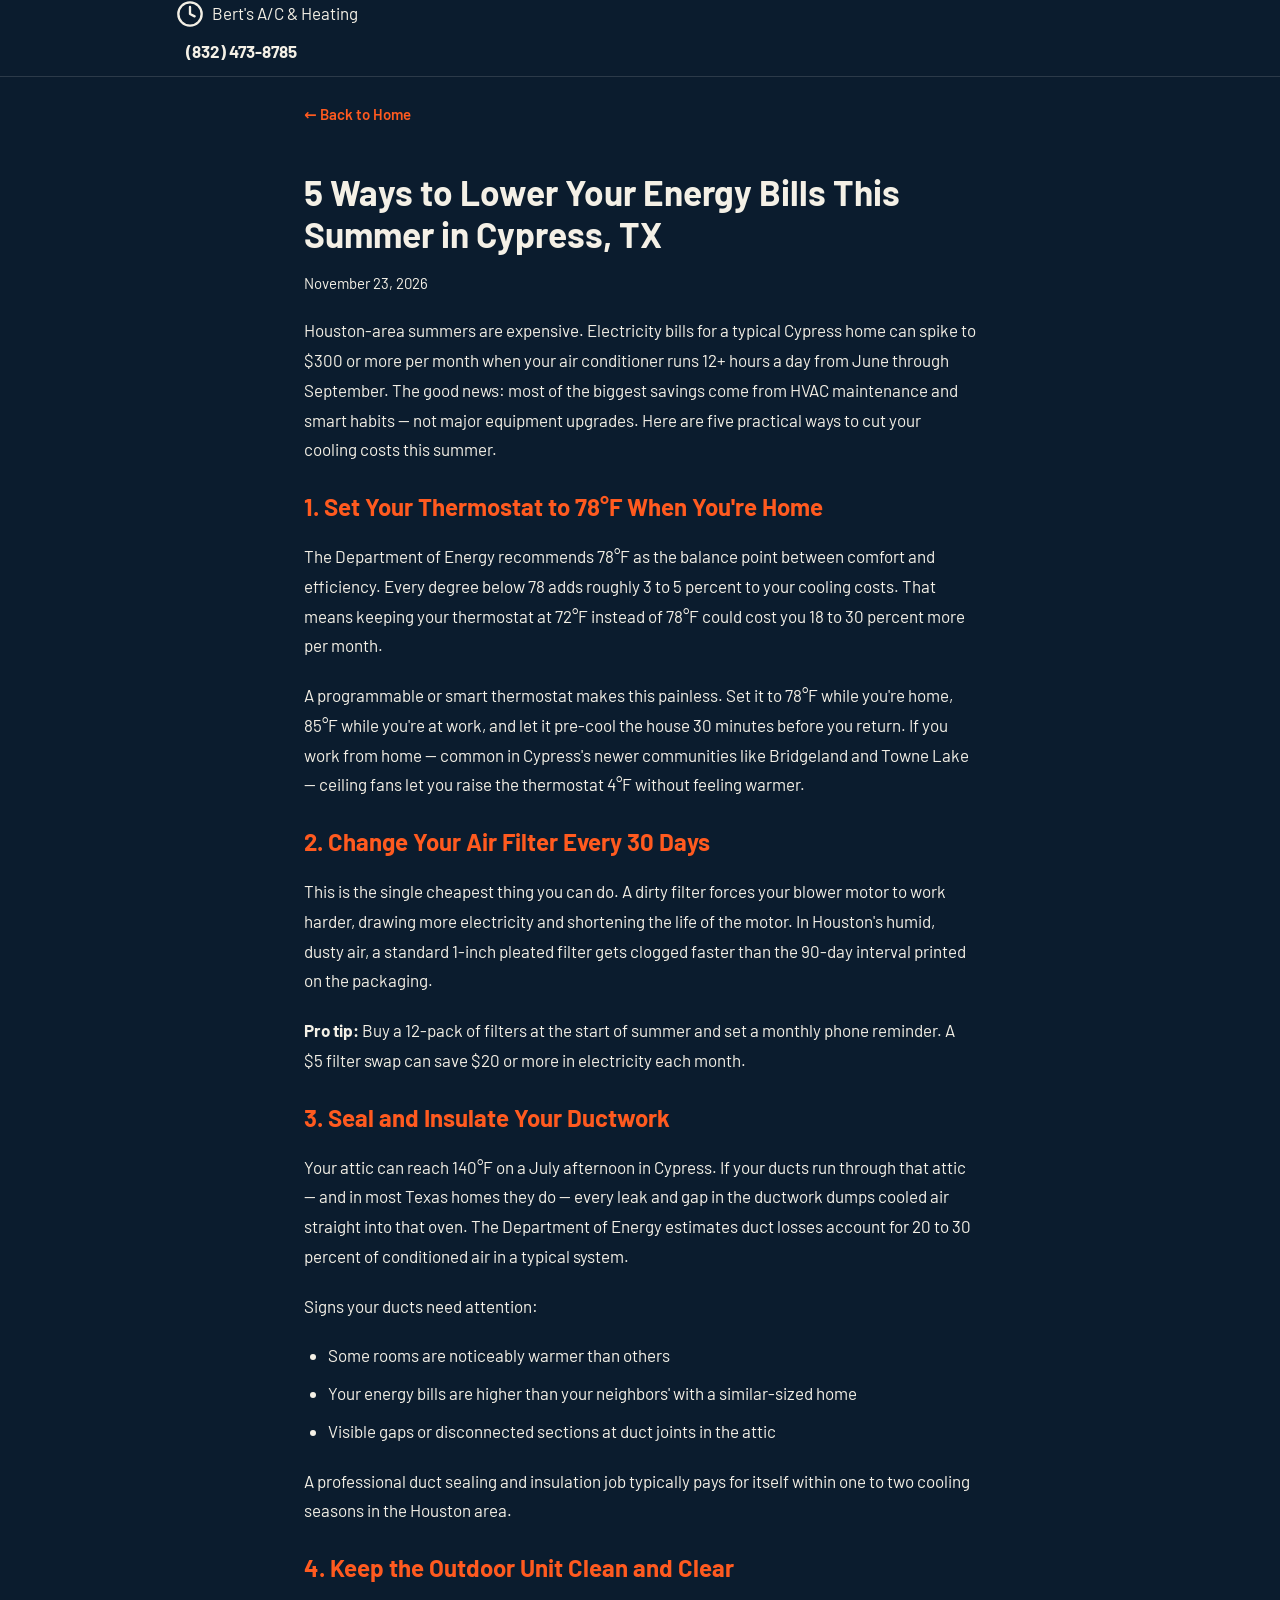
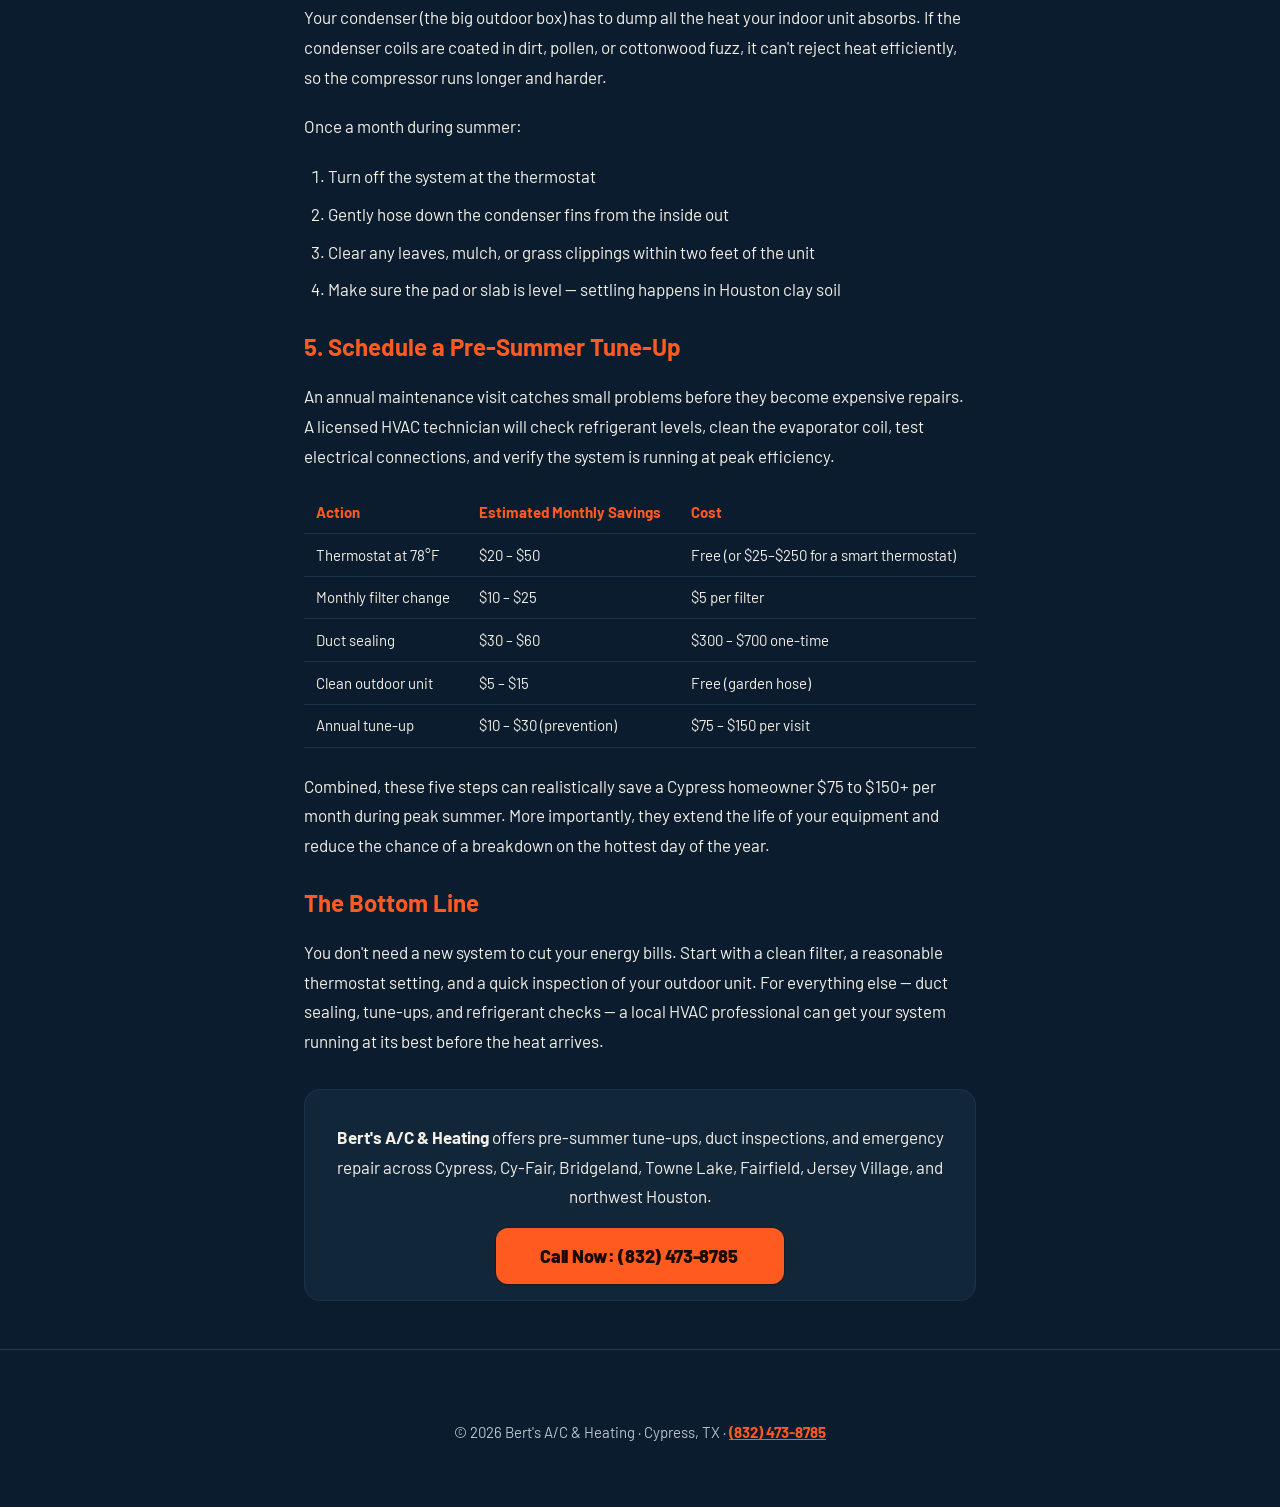
<file: blog/lower-energy-bills-cypress-tx/index.html>
<!DOCTYPE html>
<html lang="en">
<head>
  <meta charset="UTF-8">
  <meta name="viewport" content="width=device-width, initial-scale=1.0">
  <title>5 Ways to Lower Your Energy Bills This Summer in Cypress, TX — Bert's A/C and Heating</title>
  <meta name="description" content="Cut your summer electricity bill in Cypress, TX with these 5 HVAC tips. From thermostat settings to duct sealing, Bert's A/C and Heating shows you how to save.">
  <link rel="canonical" href="https://keepcypresscool.com/blog/lower-energy-bills-cypress-tx/">
  <link rel="icon" href="/favicon.svg" type="image/svg+xml">

  <!-- Open Graph -->
  <meta property="og:title" content="5 Ways to Lower Your Energy Bills This Summer in Cypress, TX">
  <meta property="og:description" content="Cut your summer electricity bill with these HVAC tips from Bert's A/C and Heating in Cypress, TX.">
  <meta property="og:image" content="https://keepcypresscool.com/og.jpg">
  <meta property="og:url" content="https://keepcypresscool.com/blog/lower-energy-bills-cypress-tx/">
  <meta property="og:type" content="article">

  <!-- hreflang -->
  <link rel="alternate" hreflang="en" href="https://keepcypresscool.com/blog/lower-energy-bills-cypress-tx/">
  <link rel="alternate" hreflang="x-default" href="https://keepcypresscool.com/blog/lower-energy-bills-cypress-tx/">

  <!-- Fonts & Styles -->
  <link rel="preconnect" href="https://fonts.googleapis.com">
  <link rel="preconnect" href="https://fonts.gstatic.com" crossorigin>
  <link href="https://fonts.googleapis.com/css2?family=Barlow:ital,wght@0,400;0,600;0,700;0,800;1,400&display=swap" rel="stylesheet">
  <link rel="stylesheet" href="/styles.css">

  <!-- Google Analytics -->
  <script async src="https://www.googletagmanager.com/gtag/js?id=G-SFMLWWDE1T"></script>
  <script>
    window.dataLayer = window.dataLayer || [];
    function gtag(){dataLayer.push(arguments);}
    gtag('js', new Date());
    gtag('config', 'G-SFMLWWDE1T');
  </script>

  <!-- BlogPosting Schema -->
  <script type="application/ld+json">
  {
    "@context": "https://schema.org",
    "@type": "BlogPosting",
    "headline": "5 Ways to Lower Your Energy Bills This Summer in Cypress, TX",
    "description": "Practical HVAC tips to reduce summer electricity costs for homeowners in Cypress, Cy-Fair, and northwest Houston.",
    "author": {
      "@type": "Organization",
      "name": "Bert's A/C and Heating",
      "url": "https://keepcypresscool.com"
    },
    "publisher": {
      "@type": "Organization",
      "name": "Bert's A/C and Heating",
      "url": "https://keepcypresscool.com"
    },
    "datePublished": "2026-11-23",
    "dateModified": "2026-11-23",
    "mainEntityOfPage": "https://keepcypresscool.com/blog/lower-energy-bills-cypress-tx/",
    "url": "https://keepcypresscool.com/blog/lower-energy-bills-cypress-tx/"
  }
  </script>

  <style>
    .blog-article { max-width: var(--wrap); margin-inline: auto; padding: var(--space-5) 1rem var(--space-7); }
    .blog-article h1 { font-size: clamp(1.6rem, 4vw, 2.2rem); line-height: 1.2; margin-bottom: 0.5rem; }
    .blog-date { color: var(--muted); font-size: var(--text-sm); margin-bottom: var(--space-5); }
    .blog-article h2 { font-size: clamp(1.15rem, 3vw, 1.5rem); margin-top: var(--space-5); margin-bottom: 0.75rem; color: var(--accent); }
    .blog-article h3 { font-size: 1.1rem; margin-top: var(--space-4); margin-bottom: 0.5rem; color: var(--paper); }
    .blog-article p { color: var(--paper); line-height: 1.75; margin-bottom: 1.25rem; }
    .blog-article ul, .blog-article ol { color: var(--paper); line-height: 1.75; margin-bottom: 1.25rem; padding-left: 1.5rem; }
    .blog-article li { margin-bottom: 0.5rem; }
    .blog-cta { background: var(--navy-2); border: 1px solid var(--navy-3); border-radius: 1rem; padding: var(--space-4); text-align: center; margin-top: var(--space-6); }
    .blog-cta p { color: var(--paper); margin-bottom: 1rem; }
    .blog-back { display: inline-block; color: var(--accent); text-decoration: none; font-weight: 600; margin-bottom: var(--space-4); font-size: var(--text-sm); }
    .blog-back:hover { text-decoration: underline; }
    .savings-table { width: 100%; border-collapse: collapse; margin-bottom: 1.5rem; font-size: var(--text-sm); }
    .savings-table th, .savings-table td { padding: 0.6rem 0.75rem; text-align: left; border-bottom: 1px solid var(--navy-3); }
    .savings-table th { color: var(--accent); font-weight: 700; }
    .savings-table td { color: var(--paper); }
  </style>
</head>
<body>
  <!-- HEADER -->
  <header class="site-header">
    <div class="wrap header-row">
      <a href="/" class="brand" aria-label="Home">
        <svg class="brand-icon" width="28" height="28" viewBox="0 0 24 24" fill="none" stroke="currentColor" stroke-width="2" stroke-linecap="round" stroke-linejoin="round"><path d="M12 22c5.523 0 10-4.477 10-10S17.523 2 12 2 2 6.477 2 12s4.477 10 10 10z"/><path d="M12 6v6l4 2"/></svg>
        <span>Bert's A/C &amp; Heating</span>
      </a>
      <a href="tel:+18324738785" class="header-phone" aria-label="Call us">(832) 473-8785</a>
    </div>
  </header>

  <main id="main">
    <article class="blog-article">
      <a href="/" class="blog-back">&larr; Back to Home</a>
      <h1>5 Ways to Lower Your Energy Bills This Summer in Cypress, TX</h1>
      <p class="blog-date">November 23, 2026</p>

      <p>Houston-area summers are expensive. Electricity bills for a typical Cypress home can spike to $300 or more per month when your air conditioner runs 12+ hours a day from June through September. The good news: most of the biggest savings come from HVAC maintenance and smart habits &mdash; not major equipment upgrades. Here are five practical ways to cut your cooling costs this summer.</p>

      <h2>1. Set Your Thermostat to 78&deg;F When You're Home</h2>
      <p>The Department of Energy recommends 78&deg;F as the balance point between comfort and efficiency. Every degree below 78 adds roughly 3 to 5 percent to your cooling costs. That means keeping your thermostat at 72&deg;F instead of 78&deg;F could cost you 18 to 30 percent more per month.</p>
      <p>A programmable or smart thermostat makes this painless. Set it to 78&deg;F while you're home, 85&deg;F while you're at work, and let it pre-cool the house 30 minutes before you return. If you work from home &mdash; common in Cypress's newer communities like Bridgeland and Towne Lake &mdash; ceiling fans let you raise the thermostat 4&deg;F without feeling warmer.</p>

      <h2>2. Change Your Air Filter Every 30 Days</h2>
      <p>This is the single cheapest thing you can do. A dirty filter forces your blower motor to work harder, drawing more electricity and shortening the life of the motor. In Houston's humid, dusty air, a standard 1-inch pleated filter gets clogged faster than the 90-day interval printed on the packaging.</p>
      <p><strong>Pro tip:</strong> Buy a 12-pack of filters at the start of summer and set a monthly phone reminder. A $5 filter swap can save $20 or more in electricity each month.</p>

      <h2>3. Seal and Insulate Your Ductwork</h2>
      <p>Your attic can reach 140&deg;F on a July afternoon in Cypress. If your ducts run through that attic &mdash; and in most Texas homes they do &mdash; every leak and gap in the ductwork dumps cooled air straight into that oven. The Department of Energy estimates duct losses account for 20 to 30 percent of conditioned air in a typical system.</p>
      <p>Signs your ducts need attention:</p>
      <ul>
        <li>Some rooms are noticeably warmer than others</li>
        <li>Your energy bills are higher than your neighbors' with a similar-sized home</li>
        <li>Visible gaps or disconnected sections at duct joints in the attic</li>
      </ul>
      <p>A professional duct sealing and insulation job typically pays for itself within one to two cooling seasons in the Houston area.</p>

      <h2>4. Keep the Outdoor Unit Clean and Clear</h2>
      <p>Your condenser (the big outdoor box) has to dump all the heat your indoor unit absorbs. If the condenser coils are coated in dirt, pollen, or cottonwood fuzz, it can't reject heat efficiently, so the compressor runs longer and harder.</p>
      <p>Once a month during summer:</p>
      <ol>
        <li>Turn off the system at the thermostat</li>
        <li>Gently hose down the condenser fins from the inside out</li>
        <li>Clear any leaves, mulch, or grass clippings within two feet of the unit</li>
        <li>Make sure the pad or slab is level &mdash; settling happens in Houston clay soil</li>
      </ol>

      <h2>5. Schedule a Pre-Summer Tune-Up</h2>
      <p>An annual maintenance visit catches small problems before they become expensive repairs. A licensed HVAC technician will check refrigerant levels, clean the evaporator coil, test electrical connections, and verify the system is running at peak efficiency.</p>

      <table class="savings-table">
        <thead>
          <tr>
            <th>Action</th>
            <th>Estimated Monthly Savings</th>
            <th>Cost</th>
          </tr>
        </thead>
        <tbody>
          <tr>
            <td>Thermostat at 78&deg;F</td>
            <td>$20 &ndash; $50</td>
            <td>Free (or $25&ndash;$250 for a smart thermostat)</td>
          </tr>
          <tr>
            <td>Monthly filter change</td>
            <td>$10 &ndash; $25</td>
            <td>$5 per filter</td>
          </tr>
          <tr>
            <td>Duct sealing</td>
            <td>$30 &ndash; $60</td>
            <td>$300 &ndash; $700 one-time</td>
          </tr>
          <tr>
            <td>Clean outdoor unit</td>
            <td>$5 &ndash; $15</td>
            <td>Free (garden hose)</td>
          </tr>
          <tr>
            <td>Annual tune-up</td>
            <td>$10 &ndash; $30 (prevention)</td>
            <td>$75 &ndash; $150 per visit</td>
          </tr>
        </tbody>
      </table>

      <p>Combined, these five steps can realistically save a Cypress homeowner $75 to $150+ per month during peak summer. More importantly, they extend the life of your equipment and reduce the chance of a breakdown on the hottest day of the year.</p>

      <h2>The Bottom Line</h2>
      <p>You don't need a new system to cut your energy bills. Start with a clean filter, a reasonable thermostat setting, and a quick inspection of your outdoor unit. For everything else &mdash; duct sealing, tune-ups, and refrigerant checks &mdash; a local HVAC professional can get your system running at its best before the heat arrives.</p>

      <div class="blog-cta">
        <p><strong>Bert's A/C &amp; Heating</strong> offers pre-summer tune-ups, duct inspections, and emergency repair across Cypress, Cy-Fair, Bridgeland, Towne Lake, Fairfield, Jersey Village, and northwest Houston.</p>
        <a href="tel:+18324738785" class="btn-call">Call Now: (832) 473-8785</a>
      </div>
    </article>
  </main>

  <!-- FOOTER -->
  <footer class="site-footer">
    <div class="wrap" style="text-align:center; padding: var(--space-5) 0;">
      <p style="color:var(--muted); font-size:var(--text-sm);">&copy; 2026 Bert's A/C &amp; Heating &middot; Cypress, TX &middot; <a href="tel:+18324738785" style="color:var(--accent);">(832) 473-8785</a></p>
    </div>
  </footer>

  <!-- Sticky Call Bar (mobile) -->
  <div class="sticky-call">
    <a href="tel:+18324738785" class="btn-call">Call Bert: (832) 473-8785</a>
  </div>
</body>
</html>
</file>
<file: styles.css>
:root {
  --navy: #0b1c2e;
  --navy-2: #12263a;
  --navy-3: #1a334c;
  --paper: #f4f0e6;
  --muted: #b7c3ce;
  --accent: #ff5a1f;
  --accent-ink: #1a0a04;
  --line: color-mix(in oklab, var(--paper) 14%, transparent);
  --line-strong: color-mix(in oklab, var(--paper) 24%, transparent);

  --font: "Barlow", "Segoe UI", system-ui, sans-serif;

  --text-xs: 0.8125rem;
  --text-sm: 0.9375rem;
  --text-base: 1.0625rem;
  --text-md: 1.125rem;
  --text-lg: clamp(1.35rem, 1.1rem + 1vw, 1.6rem);
  --text-xl: clamp(1.85rem, 1.2rem + 3.2vw, 2.75rem);

  --leading-tight: 1.12;
  --leading-snug: 1.28;
  --leading-body: 1.5;

  --space-1: 4px;
  --space-2: 8px;
  --space-3: 12px;
  --space-4: 16px;
  --space-5: 24px;
  --space-6: 32px;
  --space-7: 48px;
  --space-8: 64px;

  --radius-sm: 8px;
  --radius-md: 12px;
  --radius-lg: 16px;
  --radius-xl: 24px;

  --shadow-btn:
    0 0 0 1px color-mix(in oklab, var(--accent-ink) 18%, transparent),
    0 1px 2px color-mix(in oklab, var(--accent-ink) 28%, transparent);
  --shadow-card: 0 0 0 1px var(--line);

  --wrap: 44rem;
  --wrap-wide: 58rem;

  --header-h: 3.5rem;
  --sticky-h: 4.75rem;

  --motion-quick: 150ms;
  --motion-fast: 250ms;
  --ease-out: cubic-bezier(0.23, 1, 0.32, 1);
}

*,
*::before,
*::after {
  box-sizing: border-box;
}

html {
  -webkit-text-size-adjust: 100%;
  -webkit-font-smoothing: antialiased;
  -moz-osx-font-smoothing: grayscale;
  scroll-behavior: smooth;
}

body {
  margin: 0;
  font-family: var(--font);
  font-size: var(--text-base);
  line-height: var(--leading-body);
  color: var(--paper);
  background: var(--navy);
  padding-bottom: calc(var(--sticky-h) + env(safe-area-inset-bottom));
  text-wrap: pretty;
}

img,
svg {
  display: block;
  max-width: 100%;
}

a {
  color: inherit;
}

a:focus-visible,
.btn-call:focus-visible,
.header-phone:focus-visible,
.lang a:focus-visible {
  outline: 3px solid var(--paper);
  outline-offset: 3px;
}

.skip {
  position: absolute;
  left: -999px;
  top: 0;
  background: var(--paper);
  color: var(--navy);
  padding: var(--space-2) var(--space-4);
  z-index: 40;
}

.skip:focus {
  left: var(--space-3);
  top: var(--space-3);
}

.wrap {
  width: min(100% - 2rem, var(--wrap));
  margin-inline: auto;
}

.site-header {
  background: var(--navy);
  border-bottom: 1px solid var(--line);
}

.header-inner {
  min-height: var(--header-h);
  display: grid;
  grid-template-columns: 1fr auto;
  grid-template-areas:
    "brand phone"
    "lang lang";
  align-items: center;
  column-gap: var(--space-3);
  row-gap: 0;
  padding-block: var(--space-2);
}

.brand {
  display: flex;
  align-items: center;
  gap: var(--space-2);
  text-decoration: none;
  min-width: 0;
  grid-area: brand;
}

.brand-mark {
  flex: 0 0 auto;
  width: 2rem;
  height: 2rem;
  border-radius: 7px;
  background: var(--navy-3);
  color: var(--paper);
  font-weight: 800;
  font-size: 1rem;
  display: grid;
  place-items: center;
  box-shadow: 0 0 0 1px var(--line), inset 0 -3px 0 var(--accent);
}

.brand-text {
  display: flex;
  flex-direction: column;
  min-width: 0;
  line-height: 1.15;
}

.brand-name {
  font-weight: 700;
  font-size: var(--text-sm);
  letter-spacing: -0.01em;
}

.brand-tag {
  font-size: 0.7rem;
  color: var(--muted);
  font-weight: 600;
}

.header-phone {
  flex: 0 0 auto;
  display: inline-flex;
  align-items: center;
  gap: 6px;
  min-height: 48px;
  padding: 0 10px;
  color: var(--paper);
  font-weight: 700;
  font-size: var(--text-sm);
  text-decoration: none;
  white-space: nowrap;
  grid-area: phone;
  justify-self: end;
}

.header-phone svg {
  color: var(--accent);
}

.lang {
  grid-area: lang;
  display: flex;
  align-items: center;
  gap: 2px;
  margin: 0;
  min-height: 48px;
}

.lang a,
.lang span {
  display: inline-flex;
  align-items: center;
  min-height: 48px;
  padding: 0 10px 0 0;
  font-size: var(--text-sm);
  font-weight: 800;
  text-decoration: none;
}

.lang span[aria-current="page"] {
  color: var(--muted);
  font-weight: 700;
}

.lang a {
  color: var(--accent);
}

.lang-sep {
  color: var(--muted);
  padding: 0 4px;
  font-weight: 600;
}

.footer-lang {
  display: flex;
  flex-wrap: wrap;
  align-items: center;
  gap: var(--space-2);
  margin: 0 0 var(--space-4);
  font-size: var(--text-sm);
  font-weight: 700;
}

.footer-lang a {
  color: var(--accent);
  min-height: 48px;
  display: inline-flex;
  align-items: center;
  padding-right: 10px;
}

.footer-lang span[aria-current="page"] {
  color: var(--paper);
  min-height: 48px;
  display: inline-flex;
  align-items: center;
}

.hero {
  position: relative;
  overflow: hidden;
  padding: var(--space-6) 0 var(--space-7);
  background: var(--navy);
}

.hero-inner {
  position: relative;
  z-index: 1;
}

.eyebrow {
  margin: 0 0 var(--space-3);
  font-size: var(--text-xs);
  font-weight: 700;
  letter-spacing: 0.06em;
  text-transform: uppercase;
  color: var(--accent);
}

.hero h1,
.final h2,
.section h2 {
  text-wrap: balance;
  letter-spacing: -0.03em;
  line-height: var(--leading-tight);
}

.hero h1 {
  margin: 0 0 var(--space-4);
  font-size: var(--text-xl);
  font-weight: 800;
}

.lede,
.section-lede {
  margin: 0 0 var(--space-5);
  color: var(--muted);
  font-size: var(--text-md);
  max-width: 36rem;
}

.btn-call {
  display: inline-flex;
  align-items: center;
  justify-content: center;
  gap: 10px;
  width: 100%;
  min-height: 56px;
  padding: 0 1.25rem 0 1.1rem;
  background: var(--accent);
  color: var(--accent-ink);
  font-family: inherit;
  font-size: 1.125rem;
  font-weight: 800;
  letter-spacing: -0.01em;
  text-decoration: none;
  border-radius: var(--radius-md);
  box-shadow: var(--shadow-btn);
  transition:
    transform var(--motion-quick) var(--ease-out),
    filter var(--motion-quick) var(--ease-out);
}

.btn-call:hover {
  filter: brightness(1.06);
}

.btn-call:active {
  transform: scale(0.98);
}

.hero-alt {
  margin: var(--space-4) 0 0;
  color: var(--muted);
  font-size: var(--text-sm);
}

.hero-alt a {
  color: var(--paper);
  font-weight: 700;
  text-underline-offset: 3px;
}

.vent {
  position: absolute;
  right: -1.5rem;
  bottom: 0;
  width: min(42vw, 11rem);
  display: flex;
  flex-direction: column;
  gap: 7px;
  opacity: 0.22;
  pointer-events: none;
}

.vent span {
  display: block;
  height: 10px;
  background: var(--paper);
  border-radius: 2px;
  transform: skewX(-18deg);
}

.vent span:nth-child(2) {
  width: 86%;
}
.vent span:nth-child(3) {
  width: 72%;
}
.vent span:nth-child(4) {
  width: 58%;
}
.vent span:nth-child(5) {
  width: 44%;
}

.section {
  padding: var(--space-7) 0;
}

.section h2 {
  margin: 0 0 var(--space-2);
  font-size: var(--text-lg);
  font-weight: 800;
}

.section-alt {
  background: var(--navy-2);
  border-block: 1px solid var(--line);
}

.svc-grid {
  list-style: none;
  margin: 0;
  padding: 0;
  display: grid;
  grid-template-columns: 1fr;
  gap: var(--space-3);
}

.svc {
  display: grid;
  grid-template-columns: 28px 1fr;
  gap: var(--space-3);
  padding: var(--space-4);
  background: var(--navy-2);
  border-radius: var(--radius-lg);
  box-shadow: var(--shadow-card);
}

.section-alt .svc,
.svc {
  align-items: start;
}

.svc svg {
  margin-top: 2px;
  color: var(--accent);
}

.svc h3,
.why h3 {
  margin: 0 0 4px;
  font-size: var(--text-base);
  font-weight: 700;
  letter-spacing: -0.015em;
}

.svc p,
.why p {
  margin: 0;
  color: var(--muted);
  font-size: var(--text-sm);
}

.places {
  list-style: none;
  margin: 0;
  padding: 0;
  display: flex;
  flex-wrap: wrap;
  gap: var(--space-2);
}

.places li {
  padding: 10px 14px;
  min-height: 44px;
  display: inline-flex;
  align-items: center;
  background: var(--navy-3);
  border-radius: 999px;
  font-weight: 600;
  font-size: var(--text-sm);
  box-shadow: 0 0 0 1px var(--line);
}

.why {
  list-style: none;
  margin: 0;
  padding: 0;
  display: grid;
  gap: var(--space-4);
}

.why li {
  display: grid;
  grid-template-columns: 2.5rem 1fr;
  gap: var(--space-3);
  padding: var(--space-4);
  background: var(--navy-2);
  border-radius: calc(var(--radius-md) + var(--space-4));
  box-shadow: var(--shadow-card);
}

.why-n {
  width: 2.5rem;
  height: 2.5rem;
  border-radius: var(--radius-md);
  background: var(--accent);
  color: var(--accent-ink);
  font-weight: 800;
  font-size: 1.125rem;
  display: grid;
  place-items: center;
}

.final {
  background: var(--navy-3);
  padding: var(--space-7) 0;
  text-align: center;
  border-top: 1px solid var(--line-strong);
}

.final-inner {
  display: flex;
  flex-direction: column;
  align-items: center;
}

.final h2 {
  margin: 0 0 var(--space-3);
  font-size: var(--text-lg);
  font-weight: 800;
}

.final-number {
  margin: 0 0 var(--space-5);
  font-size: clamp(1.6rem, 1.1rem + 2.4vw, 2.25rem);
  font-weight: 800;
  letter-spacing: -0.03em;
  line-height: 1.1;
}

.final-number a {
  color: var(--paper);
  text-decoration: none;
}

.final .btn-call {
  max-width: 28rem;
}

.site-footer {
  padding: var(--space-6) 0 var(--space-5);
  border-top: 1px solid var(--line);
  color: var(--muted);
  font-size: var(--text-sm);
}

.footer-inner {
  display: grid;
  gap: var(--space-4);
}

.site-footer strong {
  color: var(--paper);
  font-size: var(--text-base);
}

.site-footer a {
  color: var(--paper);
  font-weight: 700;
}

.footer-meta {
  margin: 0;
}

.sticky-call {
  position: fixed;
  left: 0;
  right: 0;
  bottom: 0;
  z-index: 30;
  padding: var(--space-2) var(--space-4);
  padding-bottom: calc(var(--space-2) + env(safe-area-inset-bottom));
  background: color-mix(in oklab, var(--navy) 92%, black);
  border-top: 1px solid var(--line-strong);
}

.btn-sticky {
  min-height: 52px;
}

@media (min-width: 640px) {
  .header-inner {
    grid-template-columns: 1fr auto auto;
    grid-template-areas: "brand lang phone";
  }

  .lang {
    justify-self: end;
  }

  .svc-grid {
    grid-template-columns: 1fr 1fr;
  }

  .btn-call {
    width: auto;
    min-width: 18rem;
  }

  .wrap {
    width: min(100% - 3rem, var(--wrap-wide));
  }
}

@media (min-width: 800px) {
  .sticky-call {
    display: none;
  }

  body {
    padding-bottom: 0;
  }

  .svc-grid {
    grid-template-columns: 1fr 1fr 1fr;
  }

  .why {
    grid-template-columns: 1fr 1fr 1fr;
  }

  .why li {
    grid-template-columns: 1fr;
  }

  .header-phone {
    font-size: var(--text-base);
  }

  .brand-name {
    font-size: var(--text-base);
  }
}

@media (prefers-reduced-motion: reduce) {
  html {
    scroll-behavior: auto;
  }

  .btn-call {
    transition: none;
  }
}
</file>
